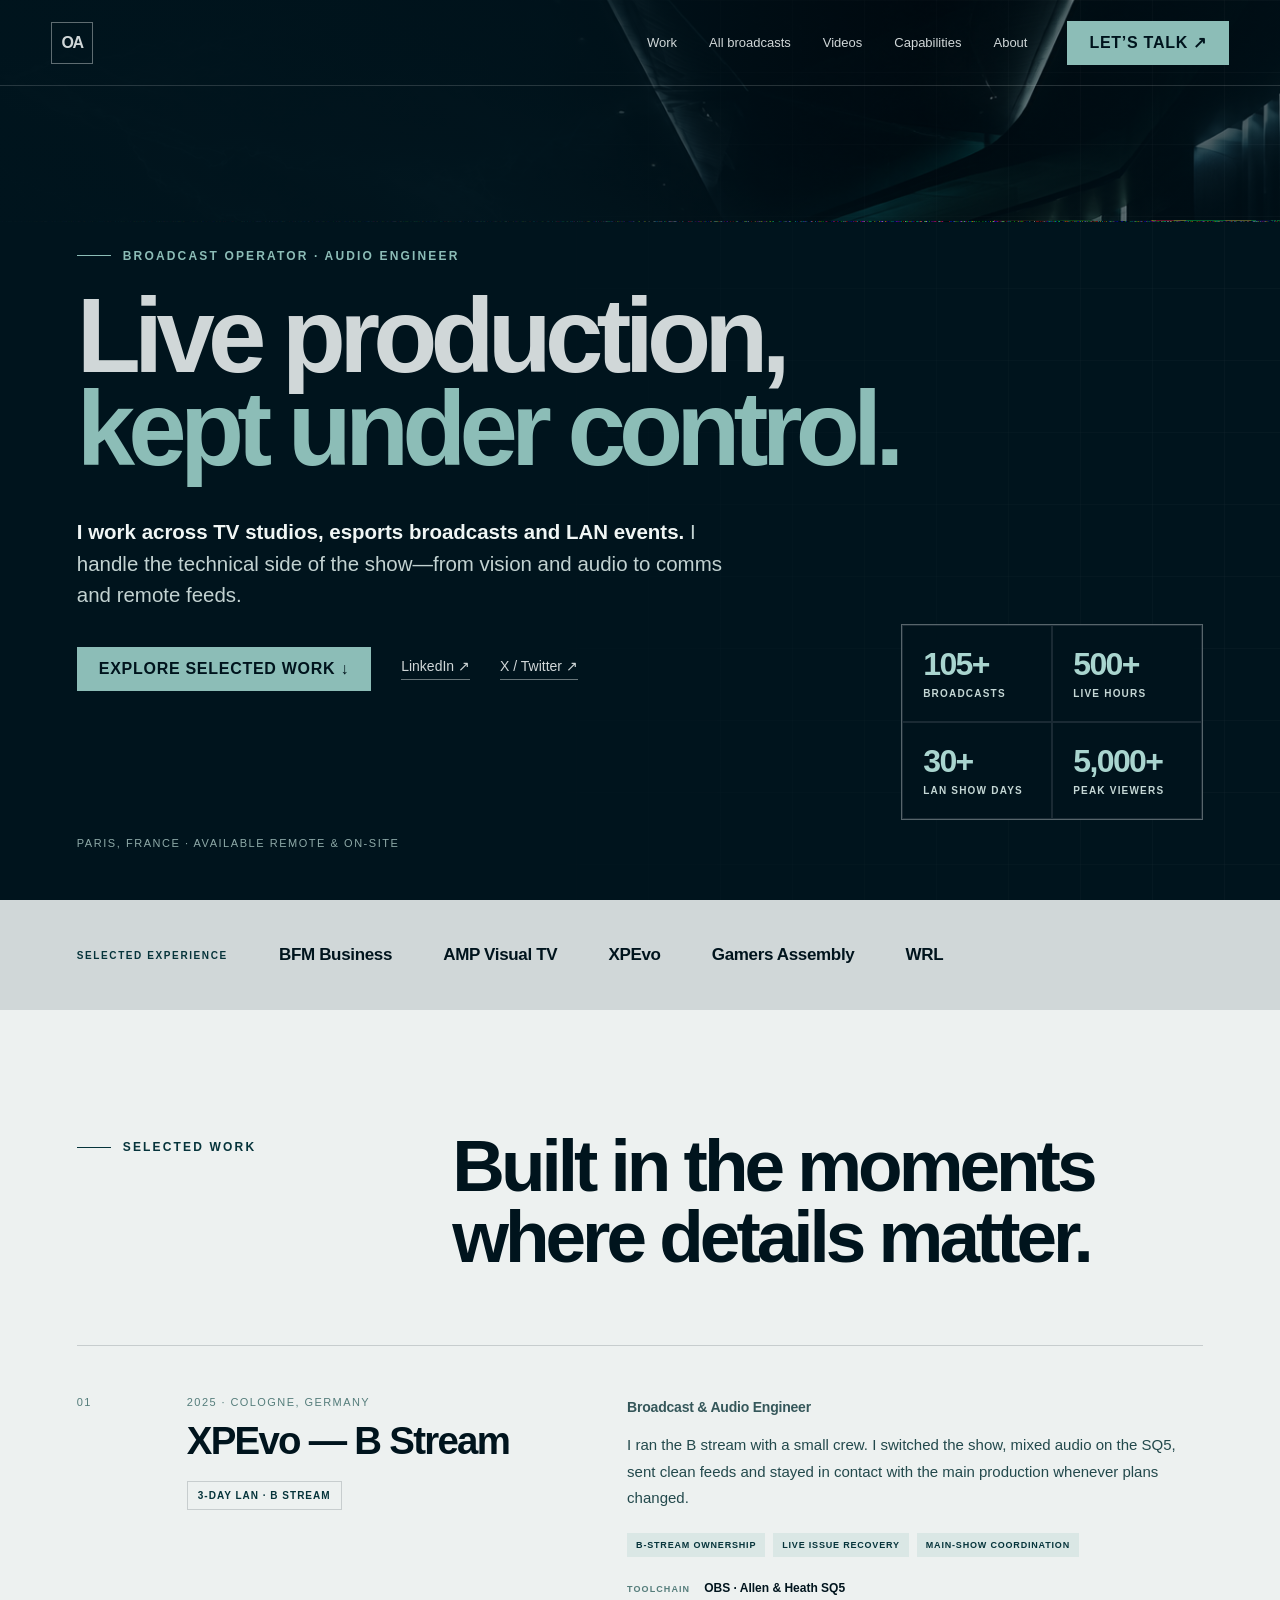
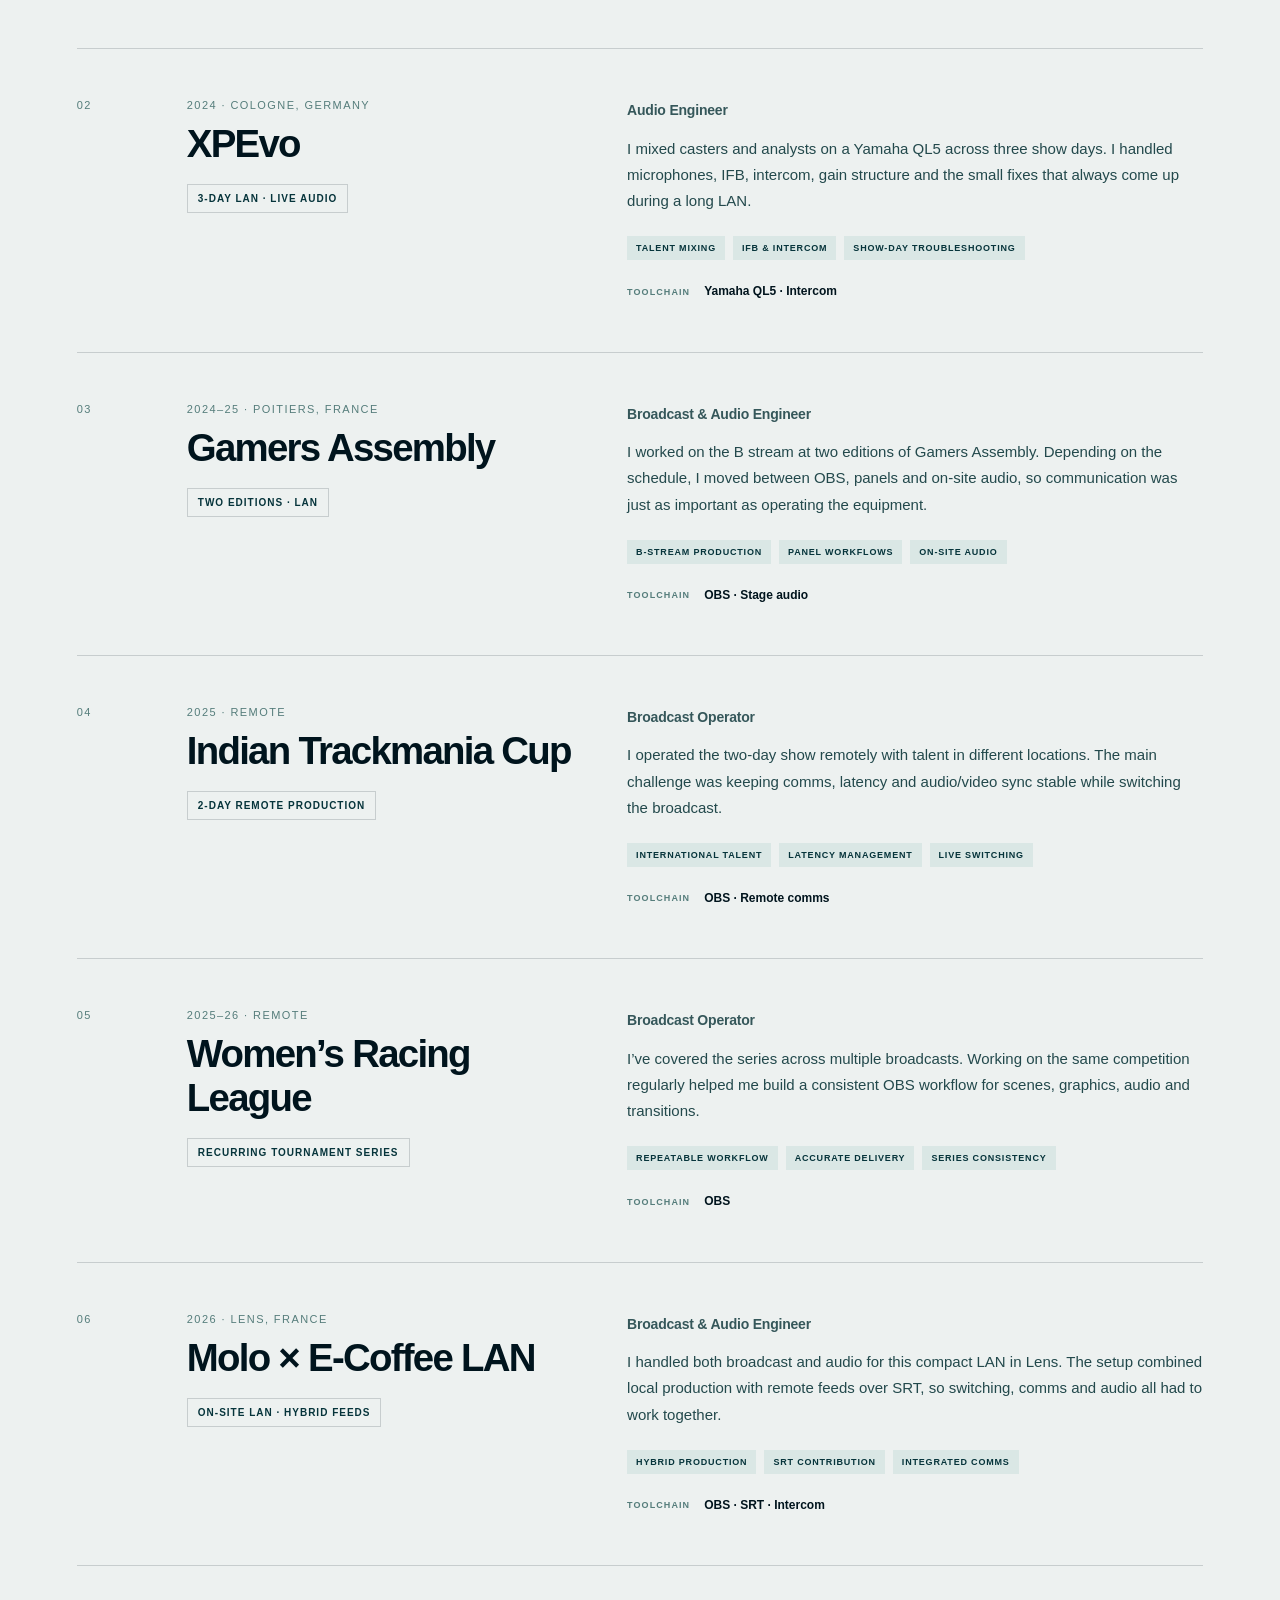
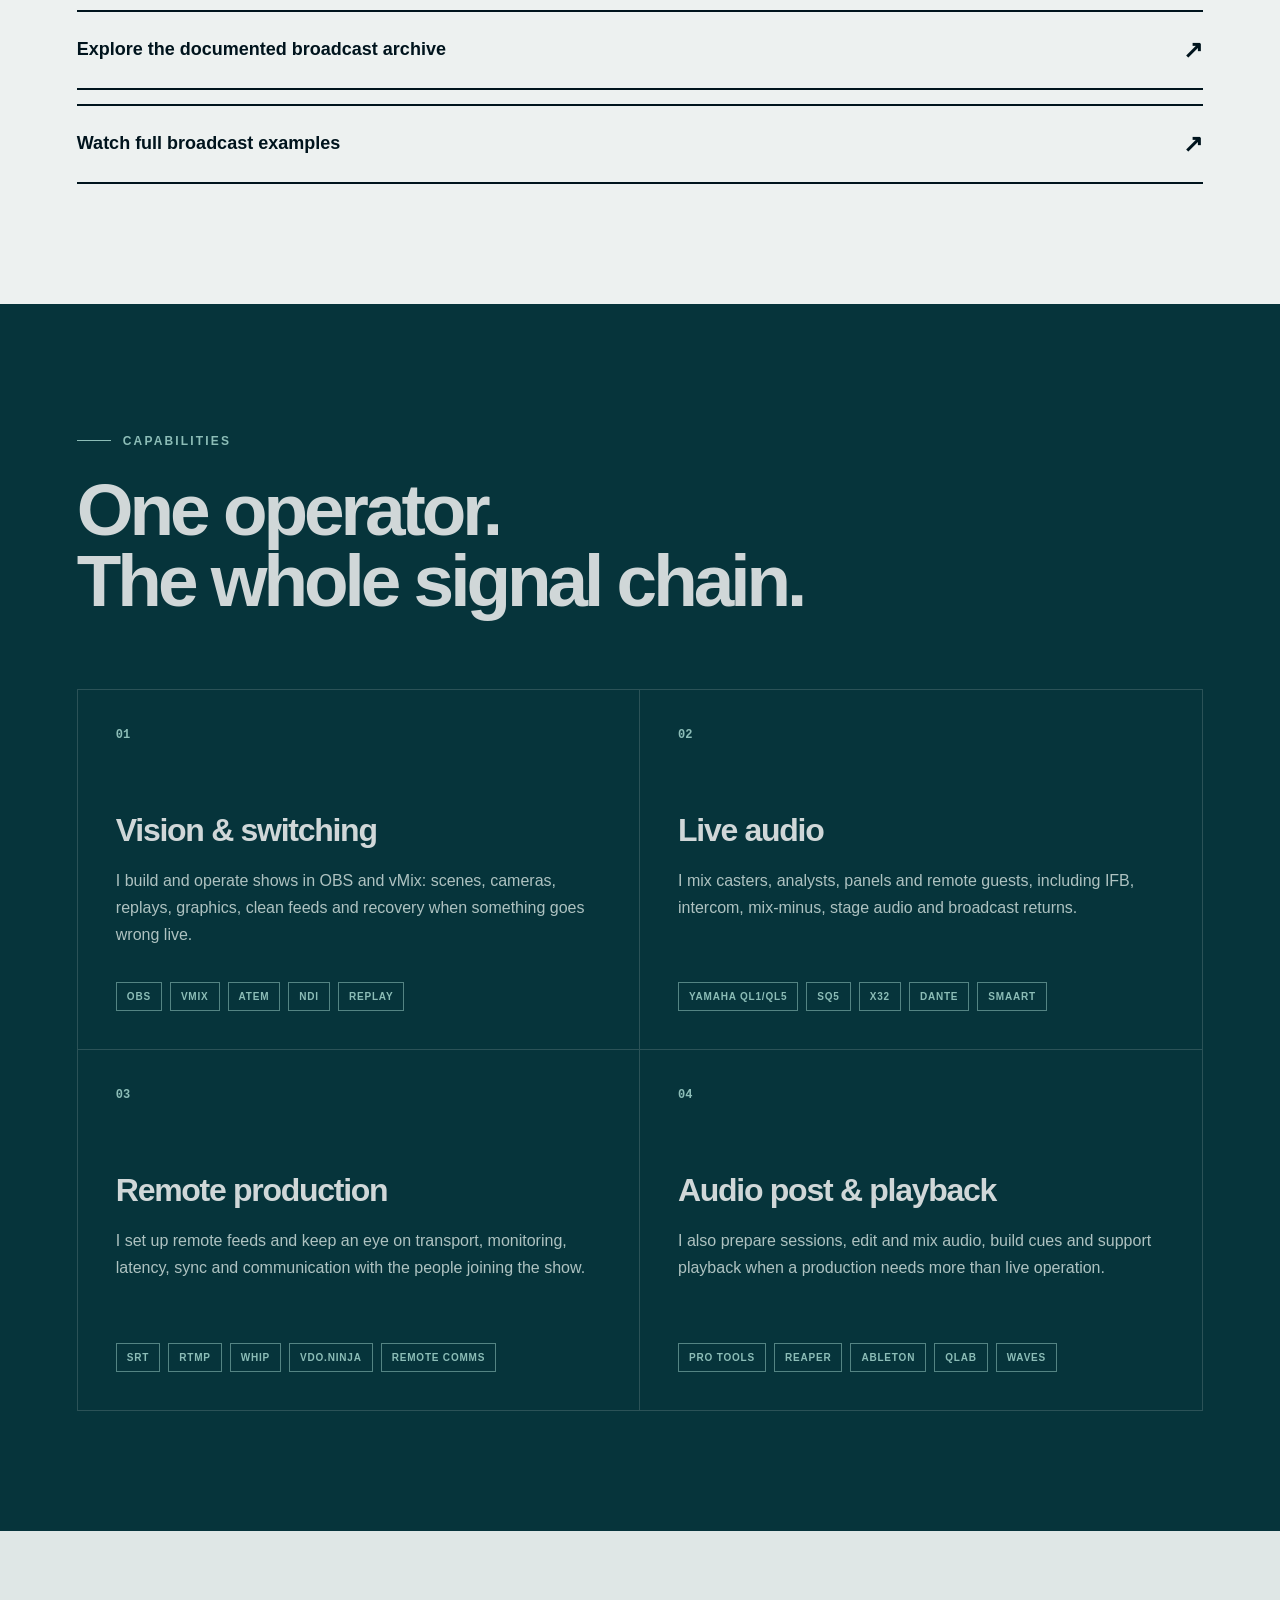
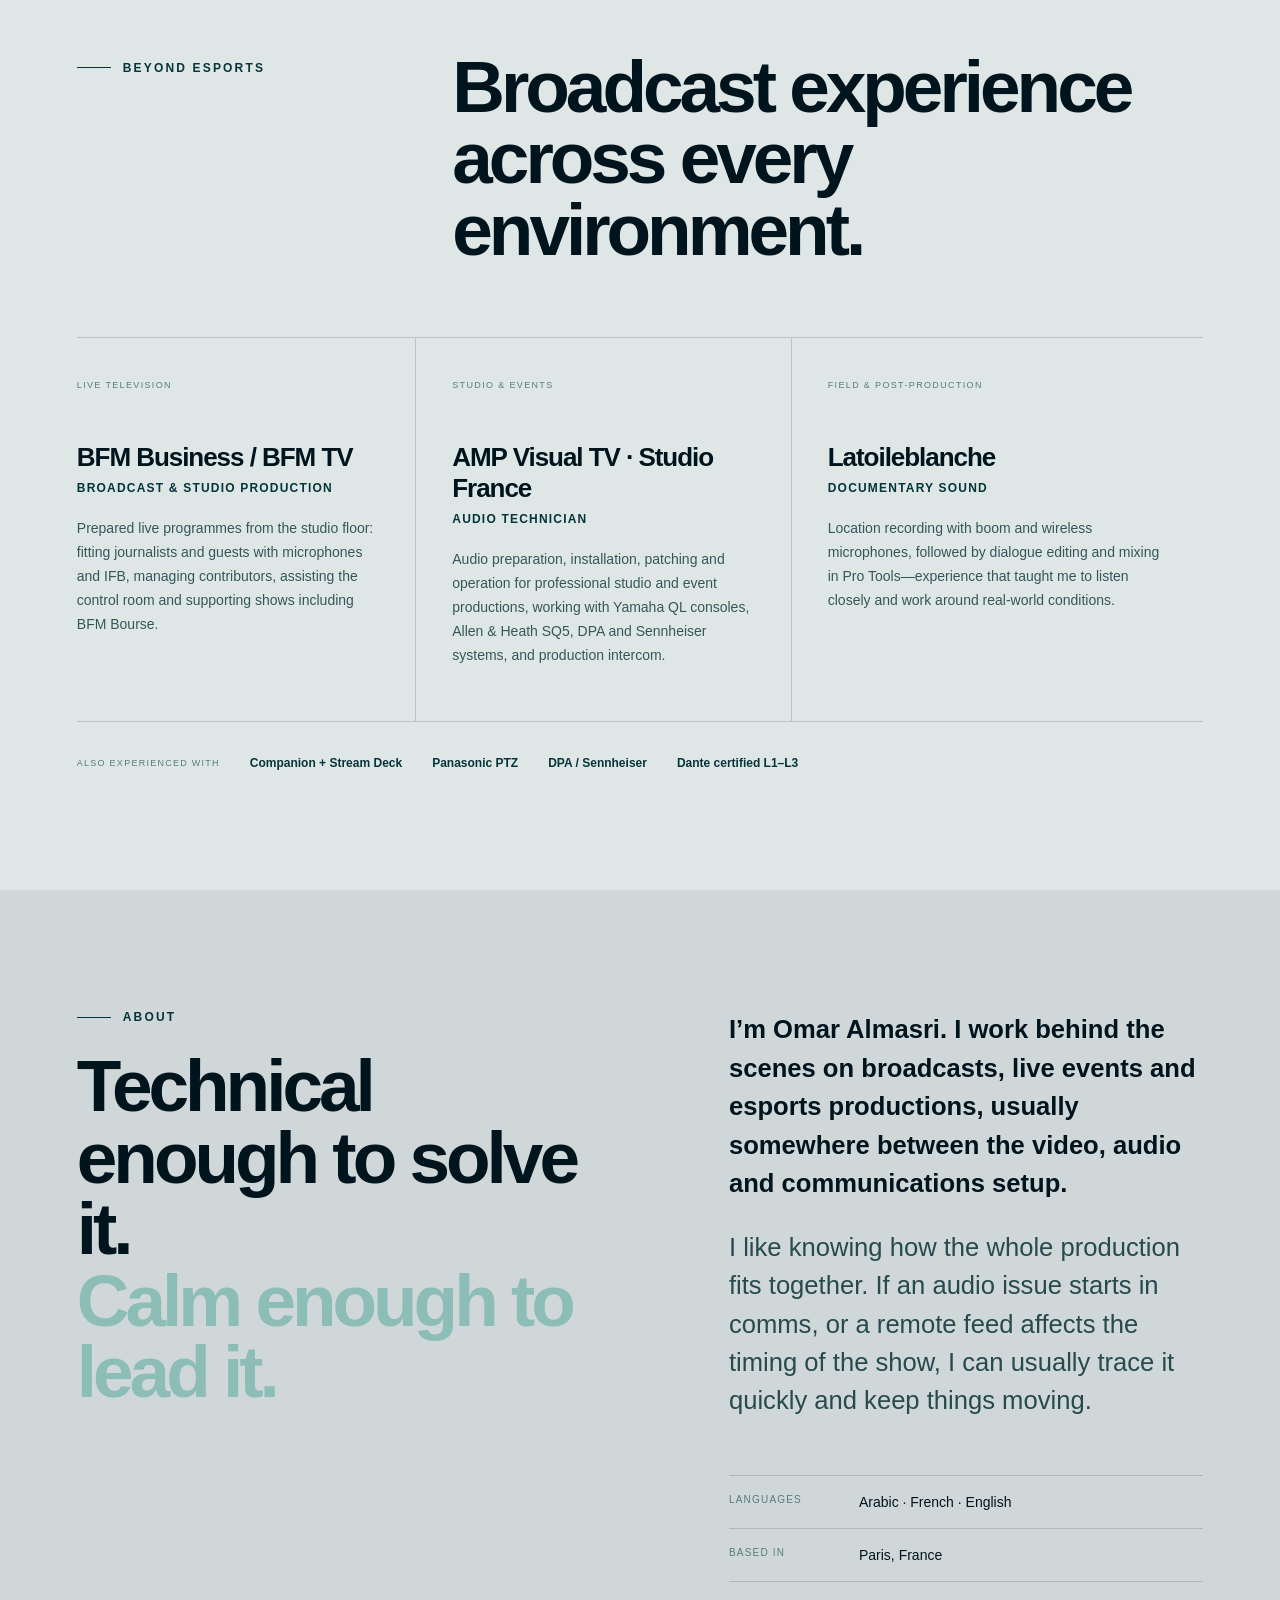
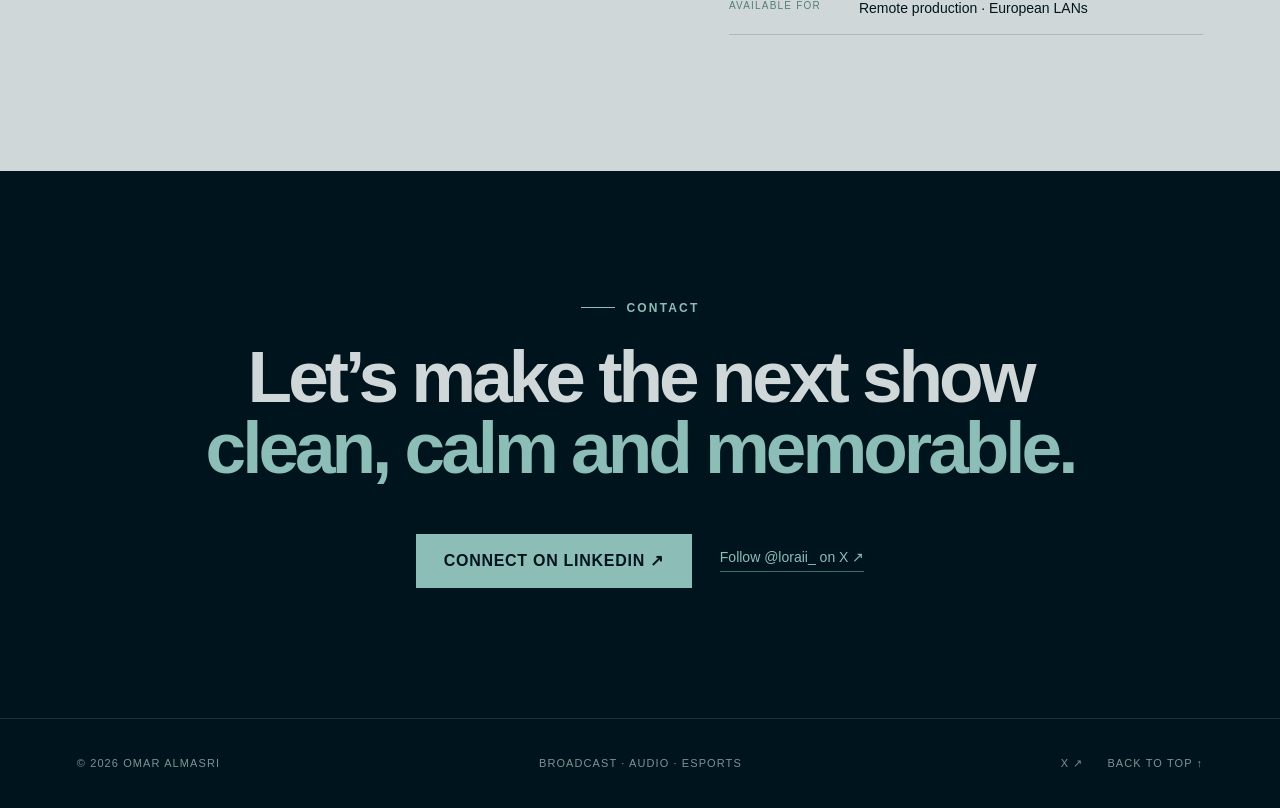
<file: index.html>
<!doctype html>
<html lang="en">
<head>
  <meta charset="utf-8">
  <meta name="viewport" content="width=device-width,initial-scale=1">
  <meta name="description" content="Omar Almasri — broadcast operator and audio engineer for esports, remote production and European LAN events.">
  <title>Omar Almasri — Broadcast Operator & Audio Engineer</title>
  <link rel="icon" href="data:image/svg+xml,<svg xmlns=%22http://www.w3.org/2000/svg%22 viewBox=%220 0 100 100%22><rect width=%22100%22 height=%22100%22 fill=%22%2300141d%22/><text x=%2250%22 y=%2264%22 text-anchor=%22middle%22 font-family=%22Arial%22 font-size=%2242%22 font-weight=%22700%22 fill=%22%238cbdb7%22>OA</text></svg>">
  <link rel="stylesheet" href="/styles.css">
</head>
<body>
<main>
  <header class="site-header">
    <a href="#top" class="monogram" aria-label="Back to top">OA</a>
    <nav aria-label="Primary navigation"><a href="#work">Work</a><a href="broadcasts/index.html">All broadcasts</a><a href="videos/index.html">Videos</a><a href="#capabilities">Capabilities</a><a href="#about">About</a></nav>
    <a class="contact-button button-link" href="https://www.linkedin.com/in/abdo-al-hawi-al-masri-022567a6/" target="_blank" rel="noreferrer">Let’s talk ↗</a>
  </header>

  <section id="top" class="hero">
    <div class="hero-image" aria-hidden="true"></div>
    <div class="hero-content">
      <p class="eyebrow light"><i></i> Broadcast operator · Audio engineer</p>
      <h1>Live production,<br><em>kept under control.</em></h1>
      <p class="hero-copy"><strong>I work across TV studios, esports broadcasts and LAN events.</strong> I handle the technical side of the show—from vision and audio to comms and remote feeds.</p>
      <div class="hero-actions"><a class="primary-button button-link" href="#work">Explore selected work ↓</a><a class="text-link" href="https://www.linkedin.com/in/abdo-al-hawi-al-masri-022567a6/" target="_blank" rel="noreferrer">LinkedIn ↗</a><a class="text-link" href="https://x.com/loraii_" target="_blank" rel="noreferrer">X / Twitter ↗</a></div>
    </div>
    <div class="signal-card" aria-label="Portfolio statistics"><div><strong>105+</strong><span>broadcasts</span></div><div><strong>500+</strong><span>live hours</span></div><div><strong>30+</strong><span>LAN show days</span></div><div><strong>5,000+</strong><span>peak viewers</span></div></div>
    <p class="location">Paris, France · Available remote & on-site</p>
  </section>

  <section class="trust-strip" aria-label="Selected collaborators and events"><span>Selected experience</span><b>BFM Business</b><b>AMP Visual TV</b><b>XPEvo</b><b>Gamers Assembly</b><b>WRL</b></section>

  <section id="work" class="section work-section">
    <div class="section-heading"><p class="eyebrow"><i></i> Selected work</p><h2>Built in the moments<br>where details matter.</h2></div>
    <div class="work-list">
      <article class="work-row"><div class="work-index">01</div><div class="work-title"><p class="work-year">2025 · Cologne, Germany</p><h3>XPEvo — B Stream</h3><p class="work-format">3-day LAN · B stream</p></div><div class="work-story"><p class="work-role">Broadcast & Audio Engineer</p><p class="work-note">I ran the B stream with a small crew. I switched the show, mixed audio on the SQ5, sent clean feeds and stayed in contact with the main production whenever plans changed.</p><div class="work-focus"><span>B-stream ownership</span><span>Live issue recovery</span><span>Main-show coordination</span></div><p class="work-tools"><small>Toolchain</small>OBS · Allen & Heath SQ5</p></div></article>
      <article class="work-row"><div class="work-index">02</div><div class="work-title"><p class="work-year">2024 · Cologne, Germany</p><h3>XPEvo</h3><p class="work-format">3-day LAN · Live audio</p></div><div class="work-story"><p class="work-role">Audio Engineer</p><p class="work-note">I mixed casters and analysts on a Yamaha QL5 across three show days. I handled microphones, IFB, intercom, gain structure and the small fixes that always come up during a long LAN.</p><div class="work-focus"><span>Talent mixing</span><span>IFB & intercom</span><span>Show-day troubleshooting</span></div><p class="work-tools"><small>Toolchain</small>Yamaha QL5 · Intercom</p></div></article>
      <article class="work-row"><div class="work-index">03</div><div class="work-title"><p class="work-year">2024–25 · Poitiers, France</p><h3>Gamers Assembly</h3><p class="work-format">Two editions · LAN</p></div><div class="work-story"><p class="work-role">Broadcast & Audio Engineer</p><p class="work-note">I worked on the B stream at two editions of Gamers Assembly. Depending on the schedule, I moved between OBS, panels and on-site audio, so communication was just as important as operating the equipment.</p><div class="work-focus"><span>B-stream production</span><span>Panel workflows</span><span>On-site audio</span></div><p class="work-tools"><small>Toolchain</small>OBS · Stage audio</p></div></article>
      <article class="work-row"><div class="work-index">04</div><div class="work-title"><p class="work-year">2025 · Remote</p><h3>Indian Trackmania Cup</h3><p class="work-format">2-day remote production</p></div><div class="work-story"><p class="work-role">Broadcast Operator</p><p class="work-note">I operated the two-day show remotely with talent in different locations. The main challenge was keeping comms, latency and audio/video sync stable while switching the broadcast.</p><div class="work-focus"><span>International talent</span><span>Latency management</span><span>Live switching</span></div><p class="work-tools"><small>Toolchain</small>OBS · Remote comms</p></div></article>
      <article class="work-row"><div class="work-index">05</div><div class="work-title"><p class="work-year">2025–26 · Remote</p><h3>Women’s Racing League</h3><p class="work-format">Recurring tournament series</p></div><div class="work-story"><p class="work-role">Broadcast Operator</p><p class="work-note">I’ve covered the series across multiple broadcasts. Working on the same competition regularly helped me build a consistent OBS workflow for scenes, graphics, audio and transitions.</p><div class="work-focus"><span>Repeatable workflow</span><span>Accurate delivery</span><span>Series consistency</span></div><p class="work-tools"><small>Toolchain</small>OBS</p></div></article>
      <article class="work-row"><div class="work-index">06</div><div class="work-title"><p class="work-year">2026 · Lens, France</p><h3>Molo × E-Coffee LAN</h3><p class="work-format">On-site LAN · Hybrid feeds</p></div><div class="work-story"><p class="work-role">Broadcast & Audio Engineer</p><p class="work-note">I handled both broadcast and audio for this compact LAN in Lens. The setup combined local production with remote feeds over SRT, so switching, comms and audio all had to work together.</p><div class="work-focus"><span>Hybrid production</span><span>SRT contribution</span><span>Integrated comms</span></div><p class="work-tools"><small>Toolchain</small>OBS · SRT · Intercom</p></div></article>
    </div>
    <a class="archive-link" href="broadcasts/index.html">Explore the documented broadcast archive <span>↗</span></a>
    <a class="archive-link video-page-link" href="videos/index.html">Watch full broadcast examples <span>↗</span></a>
  </section>

  <section id="reel" class="section video-section" hidden>
    <div class="section-heading"><p class="eyebrow light"><i></i> Watch the work</p><h2>Full shows.<br>Real production.</h2></div>
    <div class="video-grid">
      <article class="video-card">
        <div class="video-frame"><iframe src="https://www.youtube-nocookie.com/embed/sIqLBj3CoU8" title="Overdrive League broadcast example one" loading="lazy" allow="accelerometer; autoplay; clipboard-write; encrypted-media; gyroscope; picture-in-picture; web-share" allowfullscreen></iframe></div>
        <div class="video-copy"><p class="video-label">Remote league production</p><h3>Overdrive League — Division 1</h3><p>A full match broadcast showing the rhythm of a long-form remote show: clean switching, consistent delivery and attention held across the entire match.</p></div>
      </article>
      <article class="video-card">
        <div class="video-frame"><iframe src="https://www.youtube-nocookie.com/embed/t_hqn0u0Jf8" title="Overdrive League broadcast example two" loading="lazy" allow="accelerometer; autoplay; clipboard-write; encrypted-media; gyroscope; picture-in-picture; web-share" allowfullscreen></iframe></div>
        <div class="video-copy"><p class="video-label">Remote league production</p><h3>Overdrive League — Match Two</h3><p>Another complete show from the series. It gives a better sense of the repeatable workflow behind regular coverage, not just a single highlight.</p></div>
      </article>
      <article class="video-card">
        <div class="video-frame"><iframe src="https://www.youtube-nocookie.com/embed/hBBYGC_Jv58" title="Women’s Racing League broadcast example" loading="lazy" allow="accelerometer; autoplay; clipboard-write; encrypted-media; gyroscope; picture-in-picture; web-share" allowfullscreen></iframe></div>
        <div class="video-copy"><p class="video-label">Recurring tournament series</p><h3>Women’s Racing League</h3><p>One of several WRL broadcasts I have operated. Returning to the same series means the scenes, graphics, audio and transitions need to feel consistent every time.</p></div>
      </article>
      <article class="video-card">
        <div class="video-frame"><iframe src="https://www.youtube-nocookie.com/embed/L00w_qS-U8E?start=5958" title="EWC showmatch at the Champs-Élysées broadcast example" loading="lazy" allow="accelerometer; autoplay; clipboard-write; encrypted-media; gyroscope; picture-in-picture; web-share" allowfullscreen></iframe></div>
        <div class="video-copy"><p class="video-label">Live event · Paris</p><h3>EWC Showmatch — Champs-Élysées</h3><p>A different scale and atmosphere from the remote league shows. The video opens at the relevant section of the live event so you can jump straight into the example.</p></div>
      </article>
    </div>
  </section>

  <section id="capabilities" class="section capabilities-section">
    <div class="section-heading compact"><p class="eyebrow light"><i></i> Capabilities</p><h2>One operator.<br>The whole signal chain.</h2></div>
    <div class="capability-grid">
      <article><span class="cap-number">01</span><h3>Vision & switching</h3><p>I build and operate shows in OBS and vMix: scenes, cameras, replays, graphics, clean feeds and recovery when something goes wrong live.</p><div class="tags"><span>OBS</span><span>vMix</span><span>ATEM</span><span>NDI</span><span>Replay</span></div></article>
      <article><span class="cap-number">02</span><h3>Live audio</h3><p>I mix casters, analysts, panels and remote guests, including IFB, intercom, mix-minus, stage audio and broadcast returns.</p><div class="tags"><span>Yamaha QL1/QL5</span><span>SQ5</span><span>X32</span><span>Dante</span><span>Smaart</span></div></article>
      <article><span class="cap-number">03</span><h3>Remote production</h3><p>I set up remote feeds and keep an eye on transport, monitoring, latency, sync and communication with the people joining the show.</p><div class="tags"><span>SRT</span><span>RTMP</span><span>WHIP</span><span>VDO.Ninja</span><span>Remote comms</span></div></article>
      <article><span class="cap-number">04</span><h3>Audio post & playback</h3><p>I also prepare sessions, edit and mix audio, build cues and support playback when a production needs more than live operation.</p><div class="tags"><span>Pro Tools</span><span>Reaper</span><span>Ableton</span><span>QLab</span><span>Waves</span></div></article>
    </div>
  </section>

  <section class="section wider-section">
    <div class="section-heading"><p class="eyebrow"><i></i> Beyond esports</p><h2>Broadcast experience<br>across every environment.</h2></div>
    <div class="wider-grid">
      <article><span>Live television</span><h3>BFM Business / BFM TV</h3><h4>Broadcast & studio production</h4><p>Prepared live programmes from the studio floor: fitting journalists and guests with microphones and IFB, managing contributors, assisting the control room and supporting shows including BFM Bourse.</p></article>
      <article><span>Studio & events</span><h3>AMP Visual TV · Studio France</h3><h4>Audio technician</h4><p>Audio preparation, installation, patching and operation for professional studio and event productions, working with Yamaha QL consoles, Allen & Heath SQ5, DPA and Sennheiser systems, and production intercom.</p></article>
      <article><span>Field & post-production</span><h3>Latoileblanche</h3><h4>Documentary sound</h4><p>Location recording with boom and wireless microphones, followed by dialogue editing and mixing in Pro Tools—experience that taught me to listen closely and work around real-world conditions.</p></article>
    </div>
    <div class="tool-ribbon"><span>Also experienced with</span><b>Companion + Stream Deck</b><b>Panasonic PTZ</b><b>DPA / Sennheiser</b><b>Dante certified L1–L3</b></div>
  </section>

  <section id="about" class="section about-section">
    <div><p class="eyebrow"><i></i> About</p><h2>Technical enough to solve it.<br><em>Calm enough to lead it.</em></h2></div>
    <div class="about-copy"><p><strong>I’m Omar Almasri.</strong> I work behind the scenes on broadcasts, live events and esports productions, usually somewhere between the video, audio and communications setup.</p><p>I like knowing how the whole production fits together. If an audio issue starts in comms, or a remote feed affects the timing of the show, I can usually trace it quickly and keep things moving.</p><dl><div><dt>Languages</dt><dd>Arabic · French · English</dd></div><div><dt>Based in</dt><dd>Paris, France</dd></div><div><dt>Available for</dt><dd>Remote production · European LANs</dd></div></dl></div>
  </section>

  <section class="contact-section"><p class="eyebrow light"><i></i> Contact</p><h2>Let’s make the next show<br><em>clean, calm and memorable.</em></h2><div class="contact-actions"><a class="primary-button large button-link" href="https://www.linkedin.com/in/abdo-al-hawi-al-masri-022567a6/" target="_blank" rel="noreferrer">Connect on LinkedIn ↗</a><a class="social-secondary" href="https://x.com/loraii_" target="_blank" rel="noreferrer">Follow @loraii_ on X ↗</a></div></section>
  <footer><span>© 2026 Omar Almasri</span><span>Broadcast · Audio · Esports</span><span class="footer-links"><a href="https://x.com/loraii_" target="_blank" rel="noreferrer">X ↗</a><a href="#top">Back to top ↑</a></span></footer>
</main>
</body>
</html>
</file>
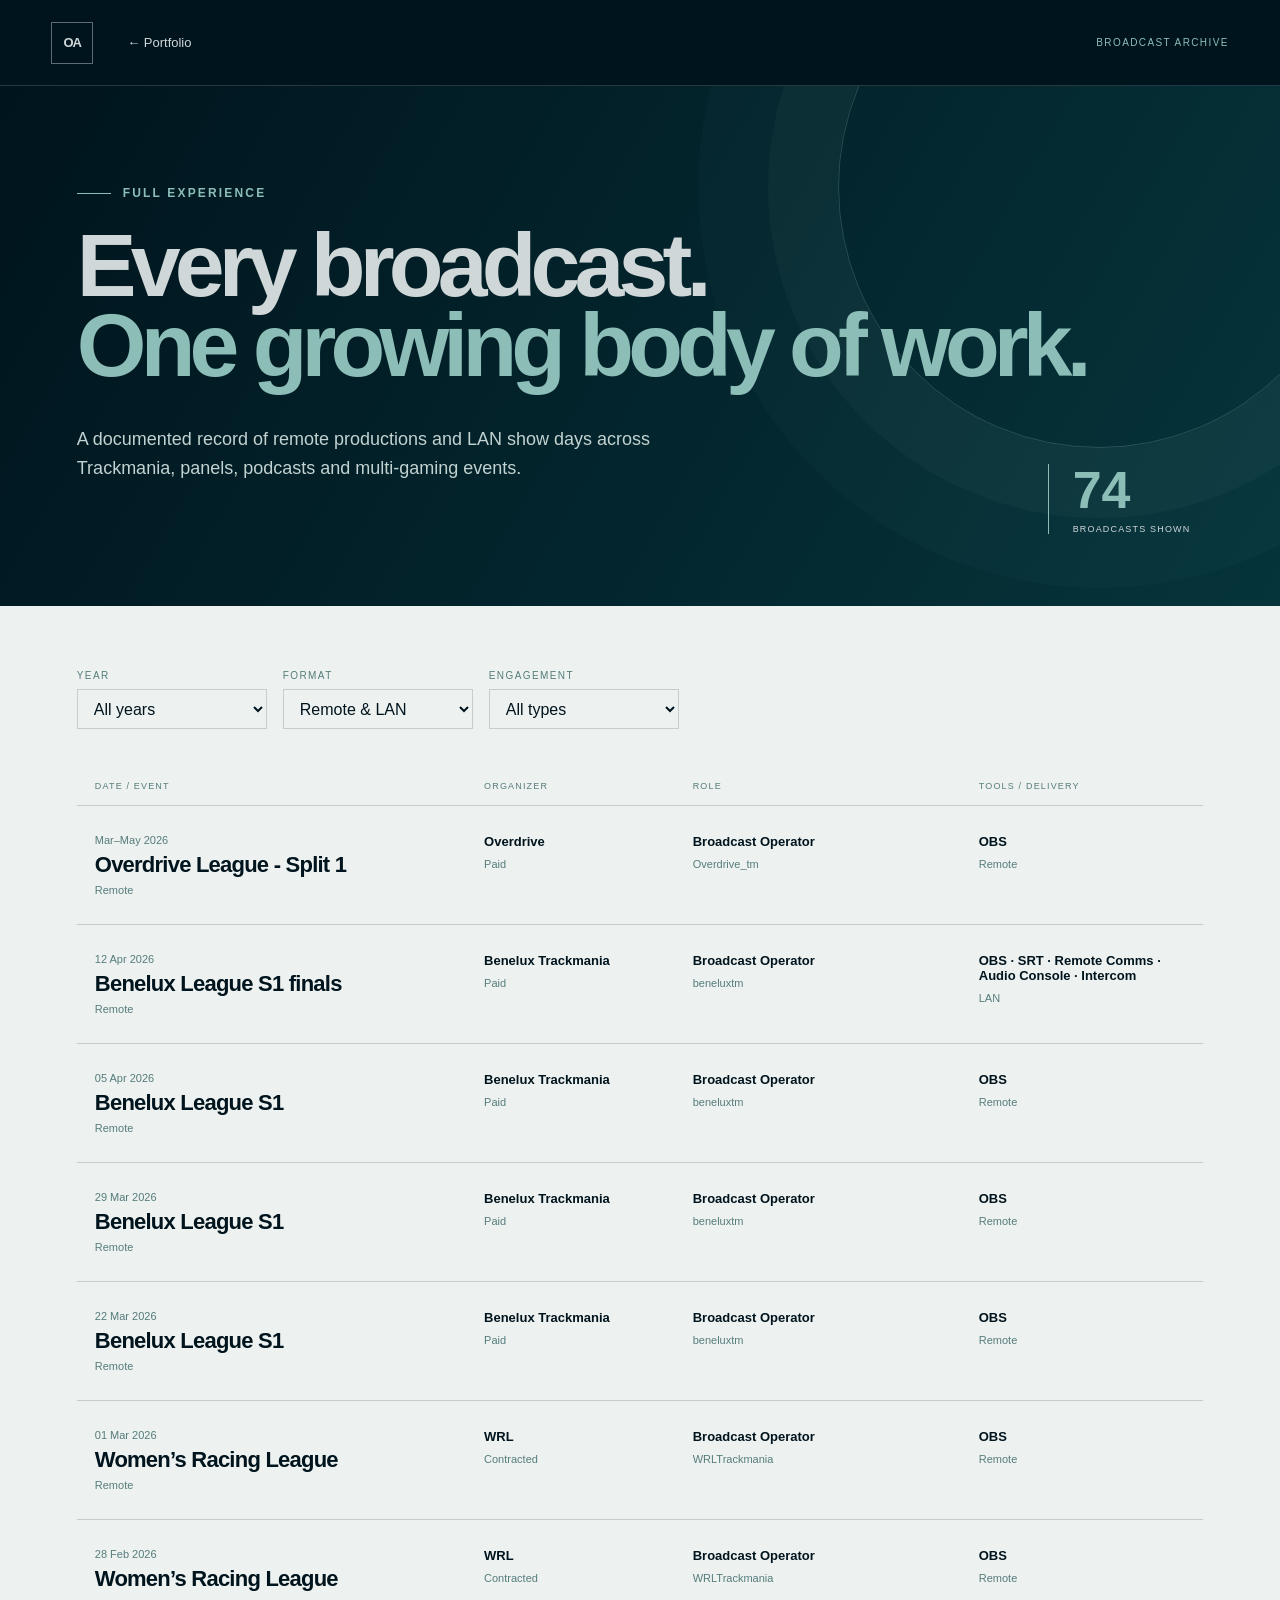
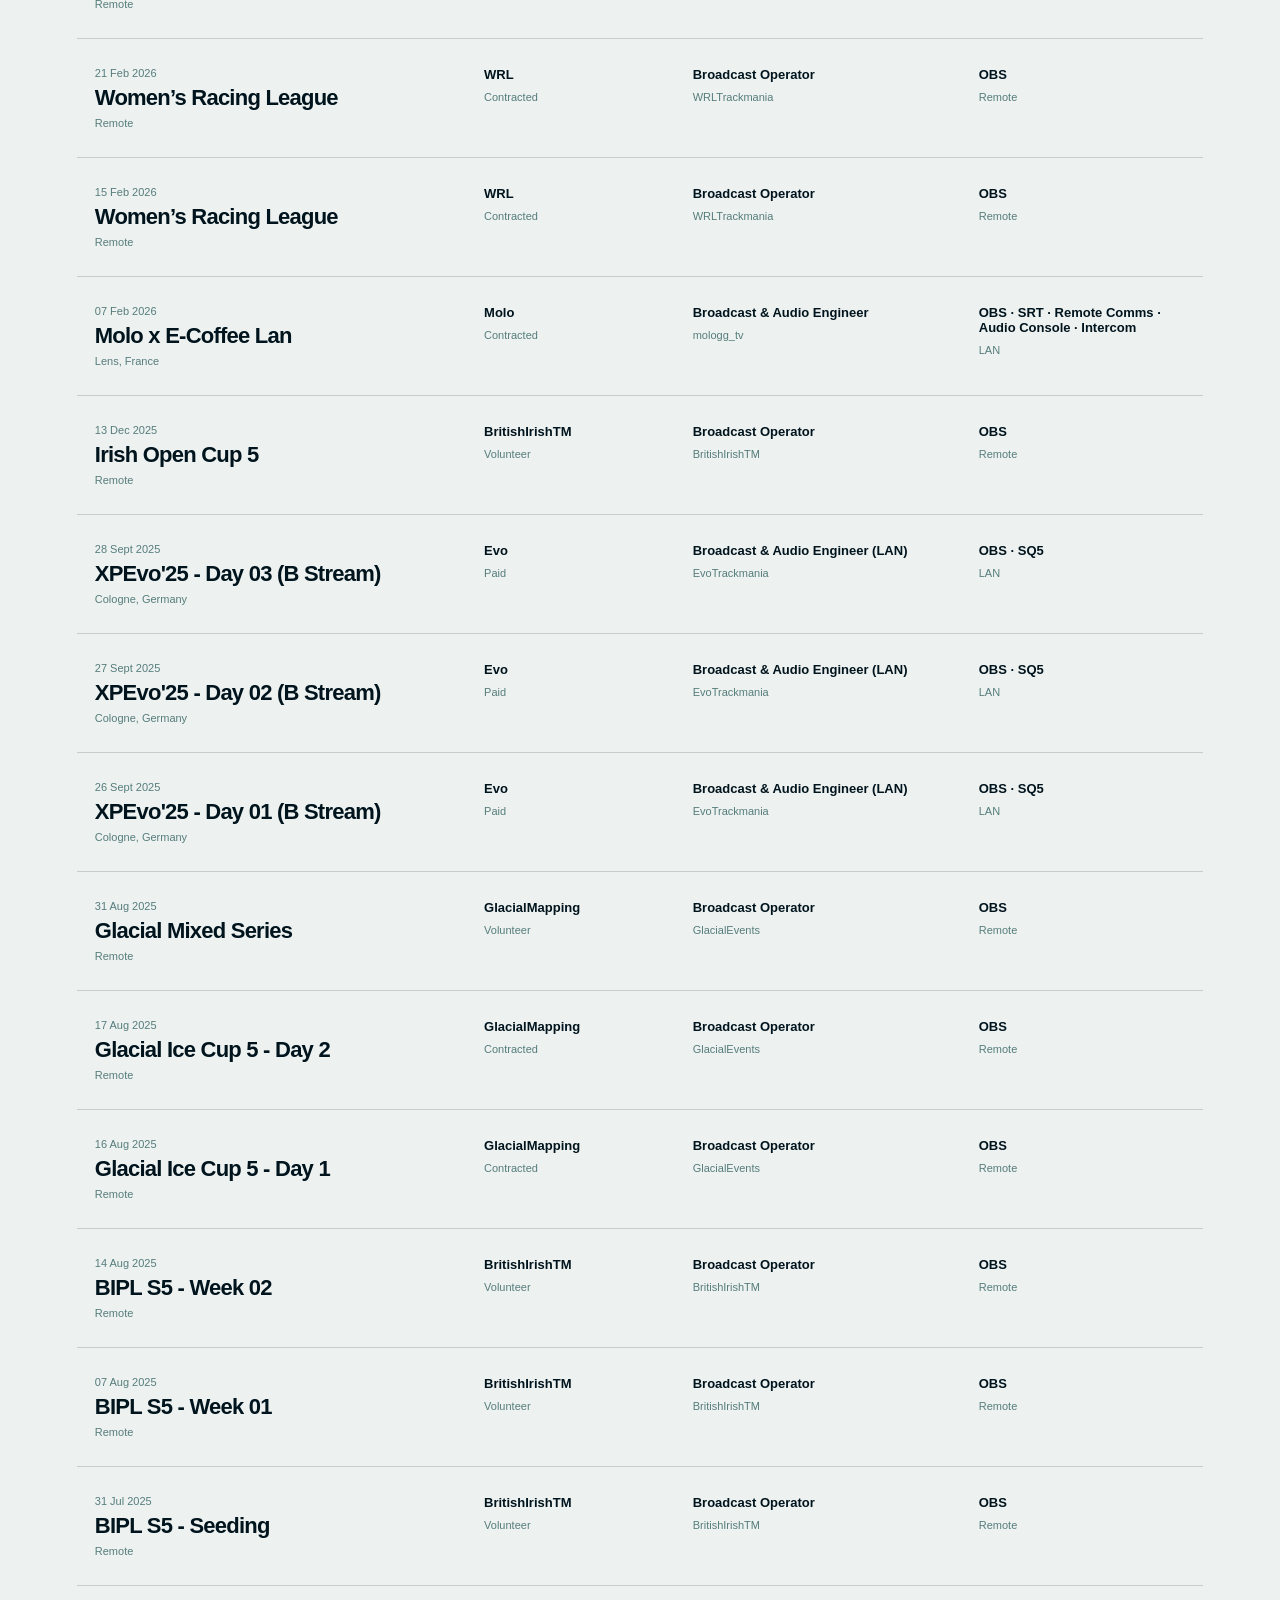
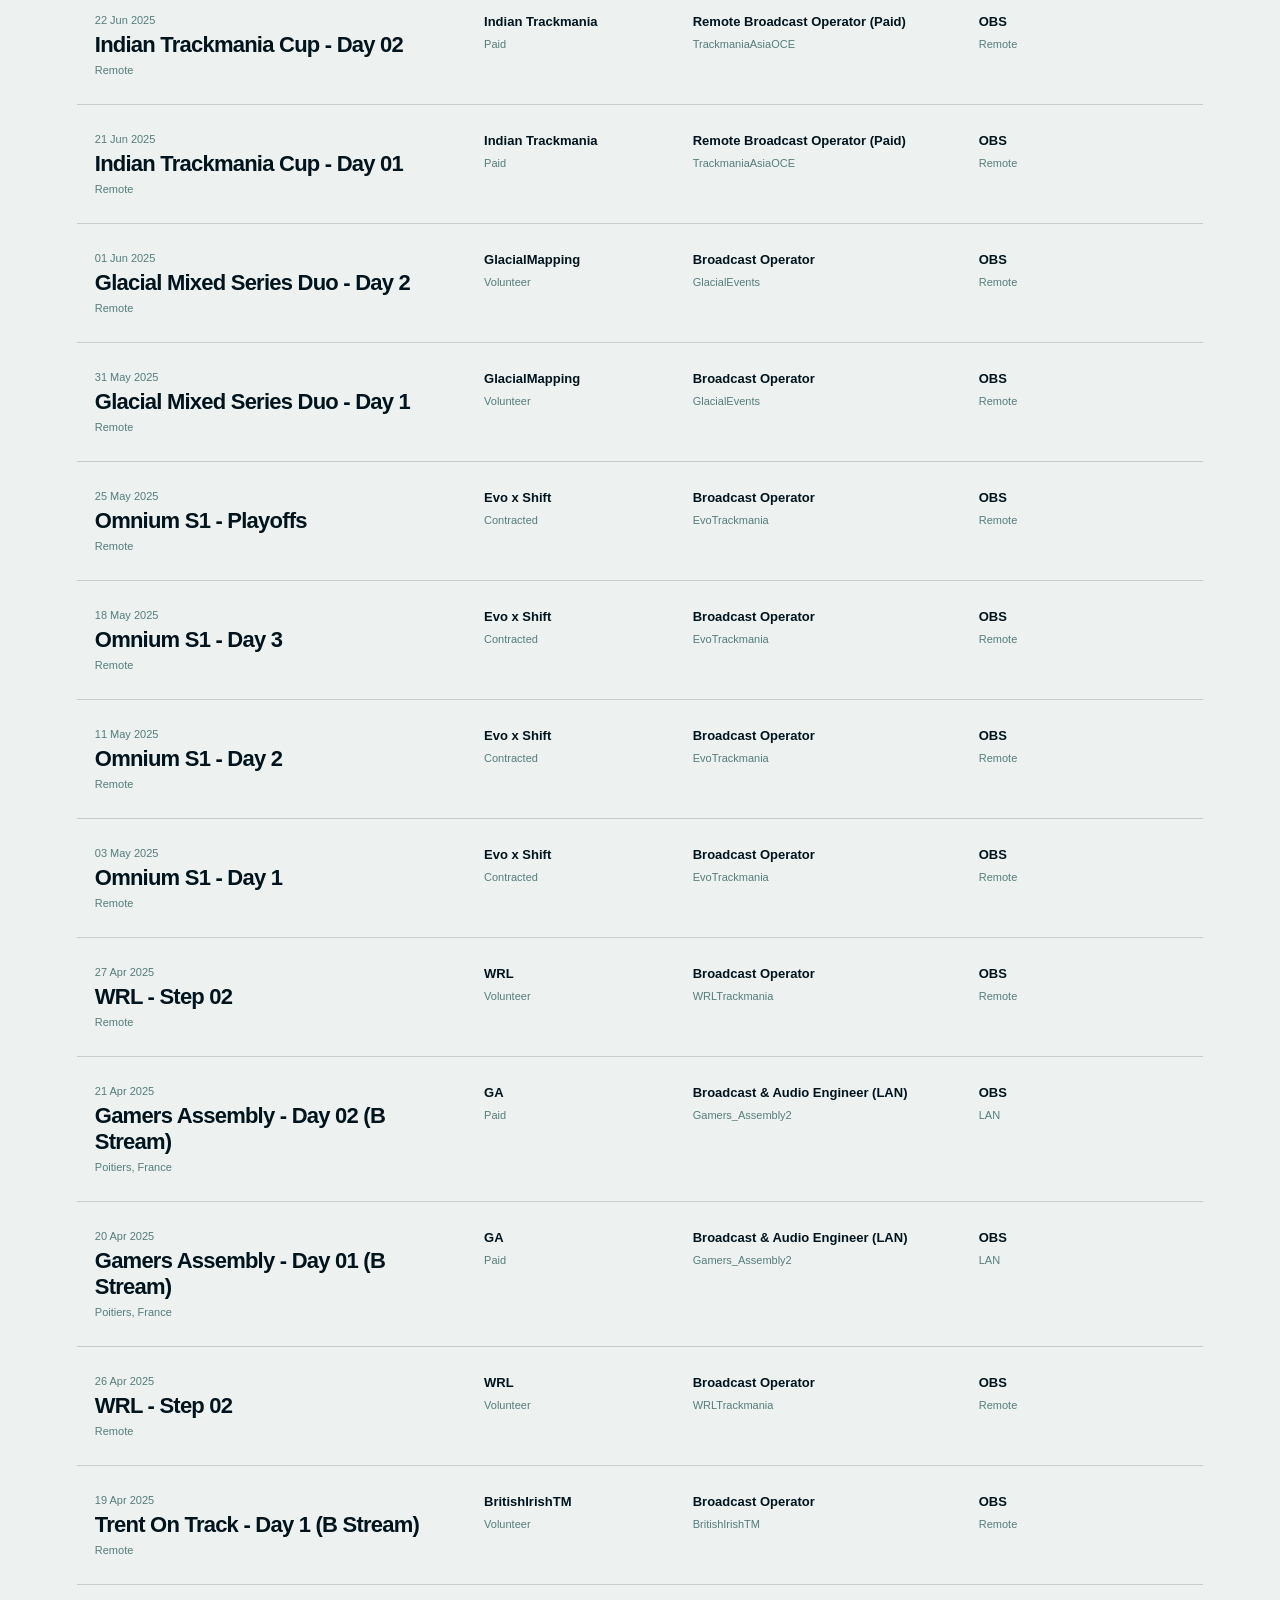
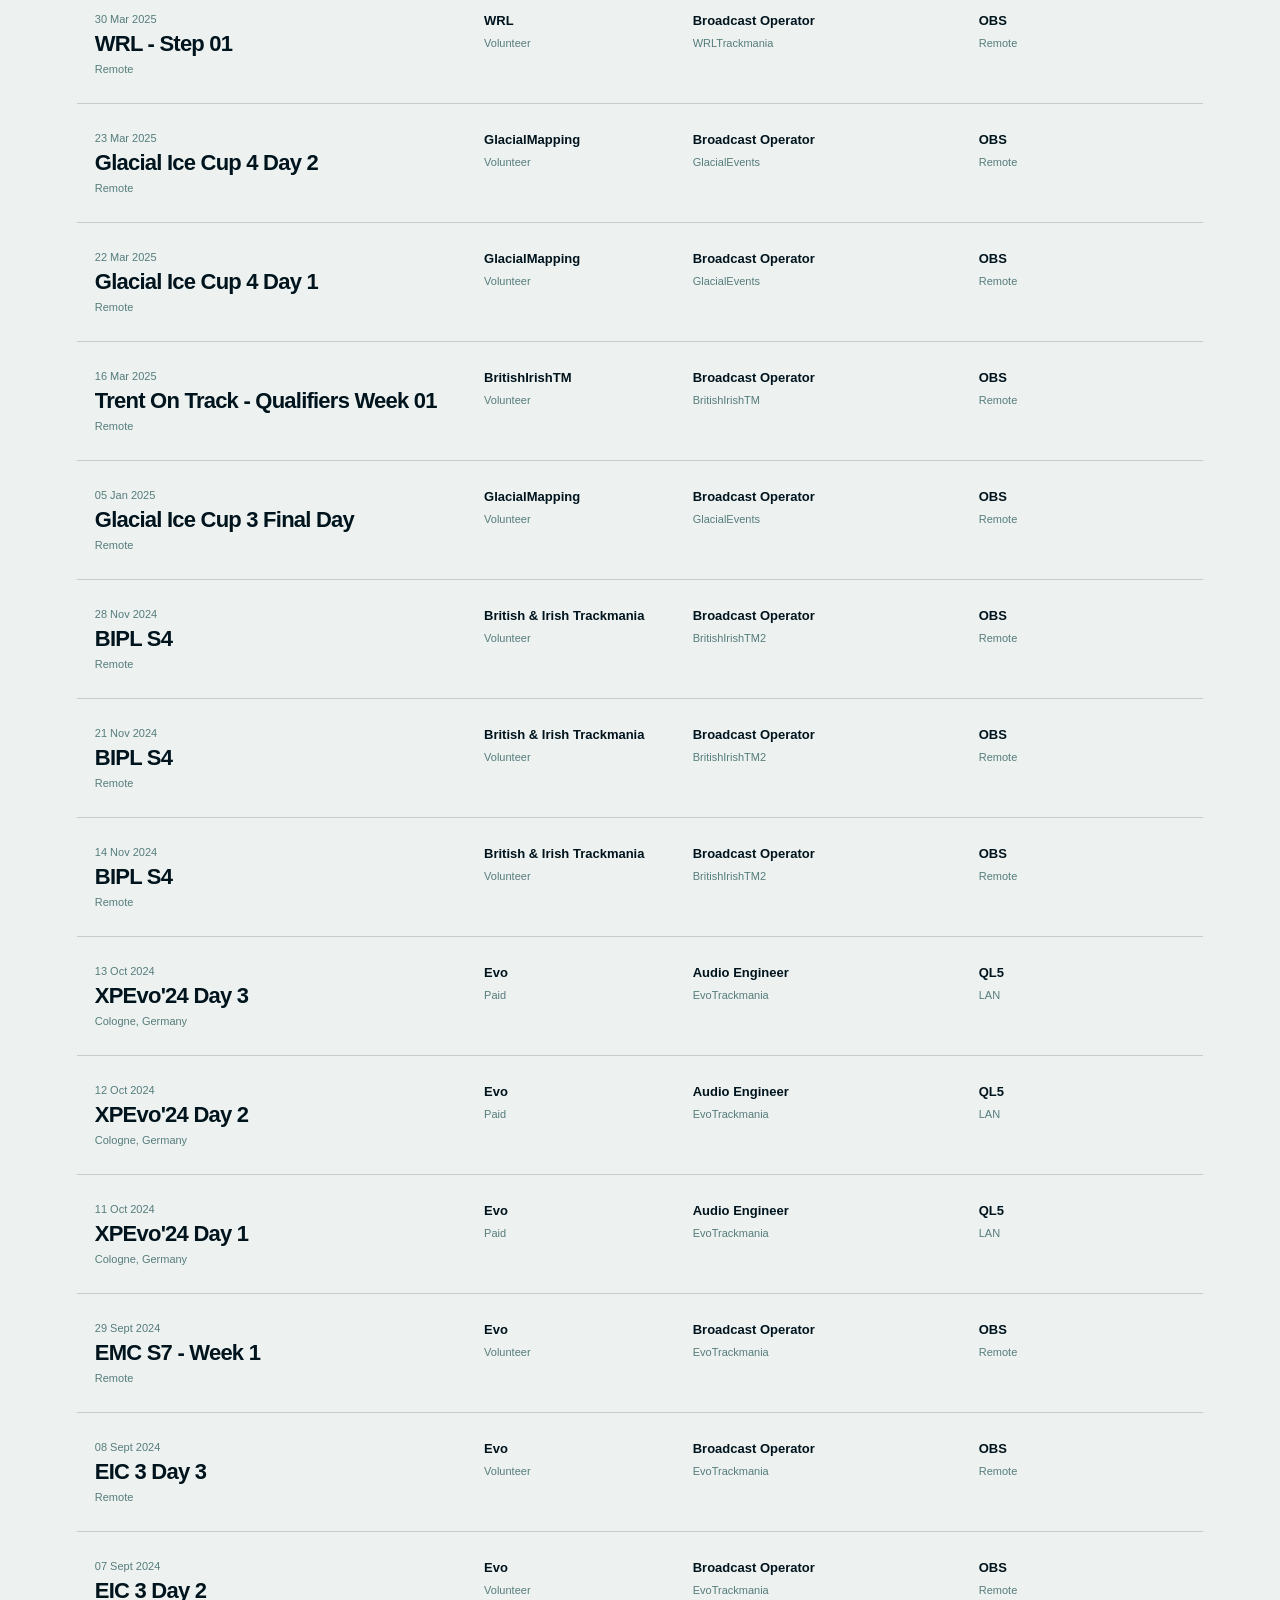
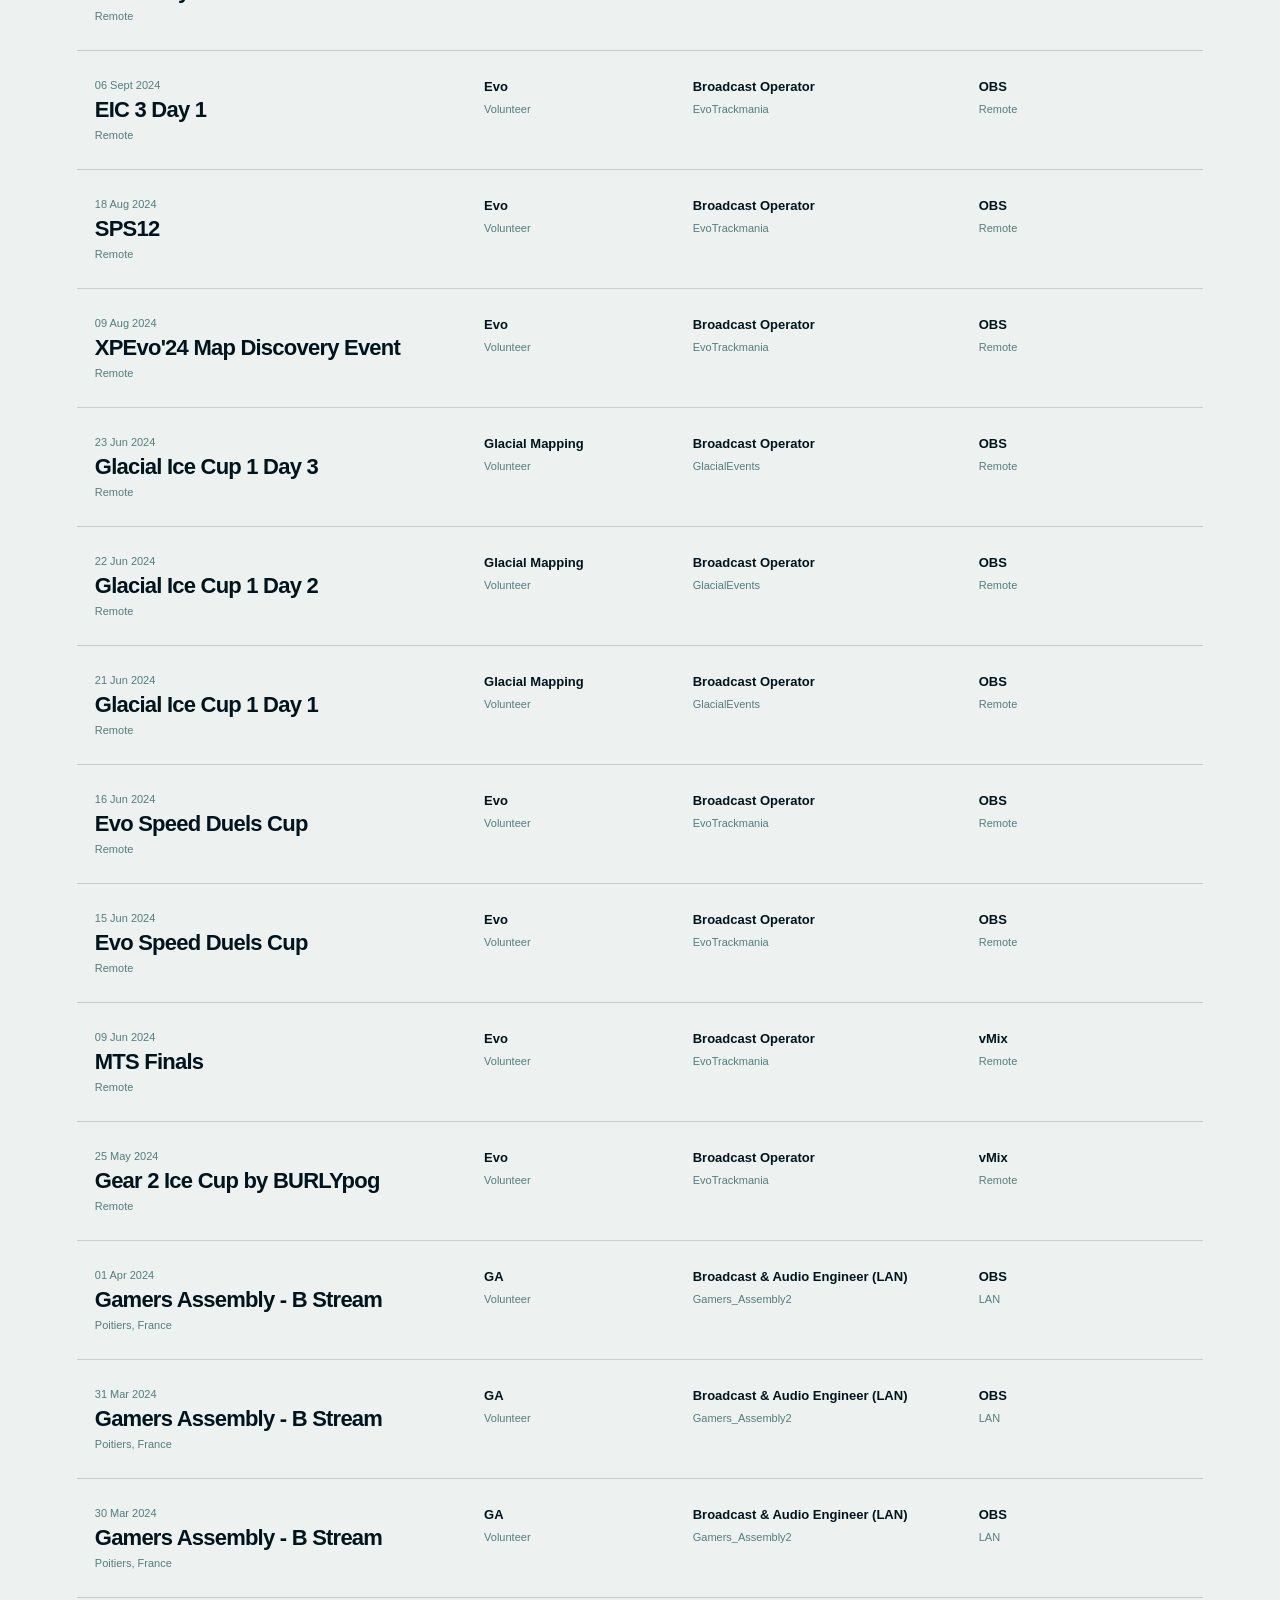
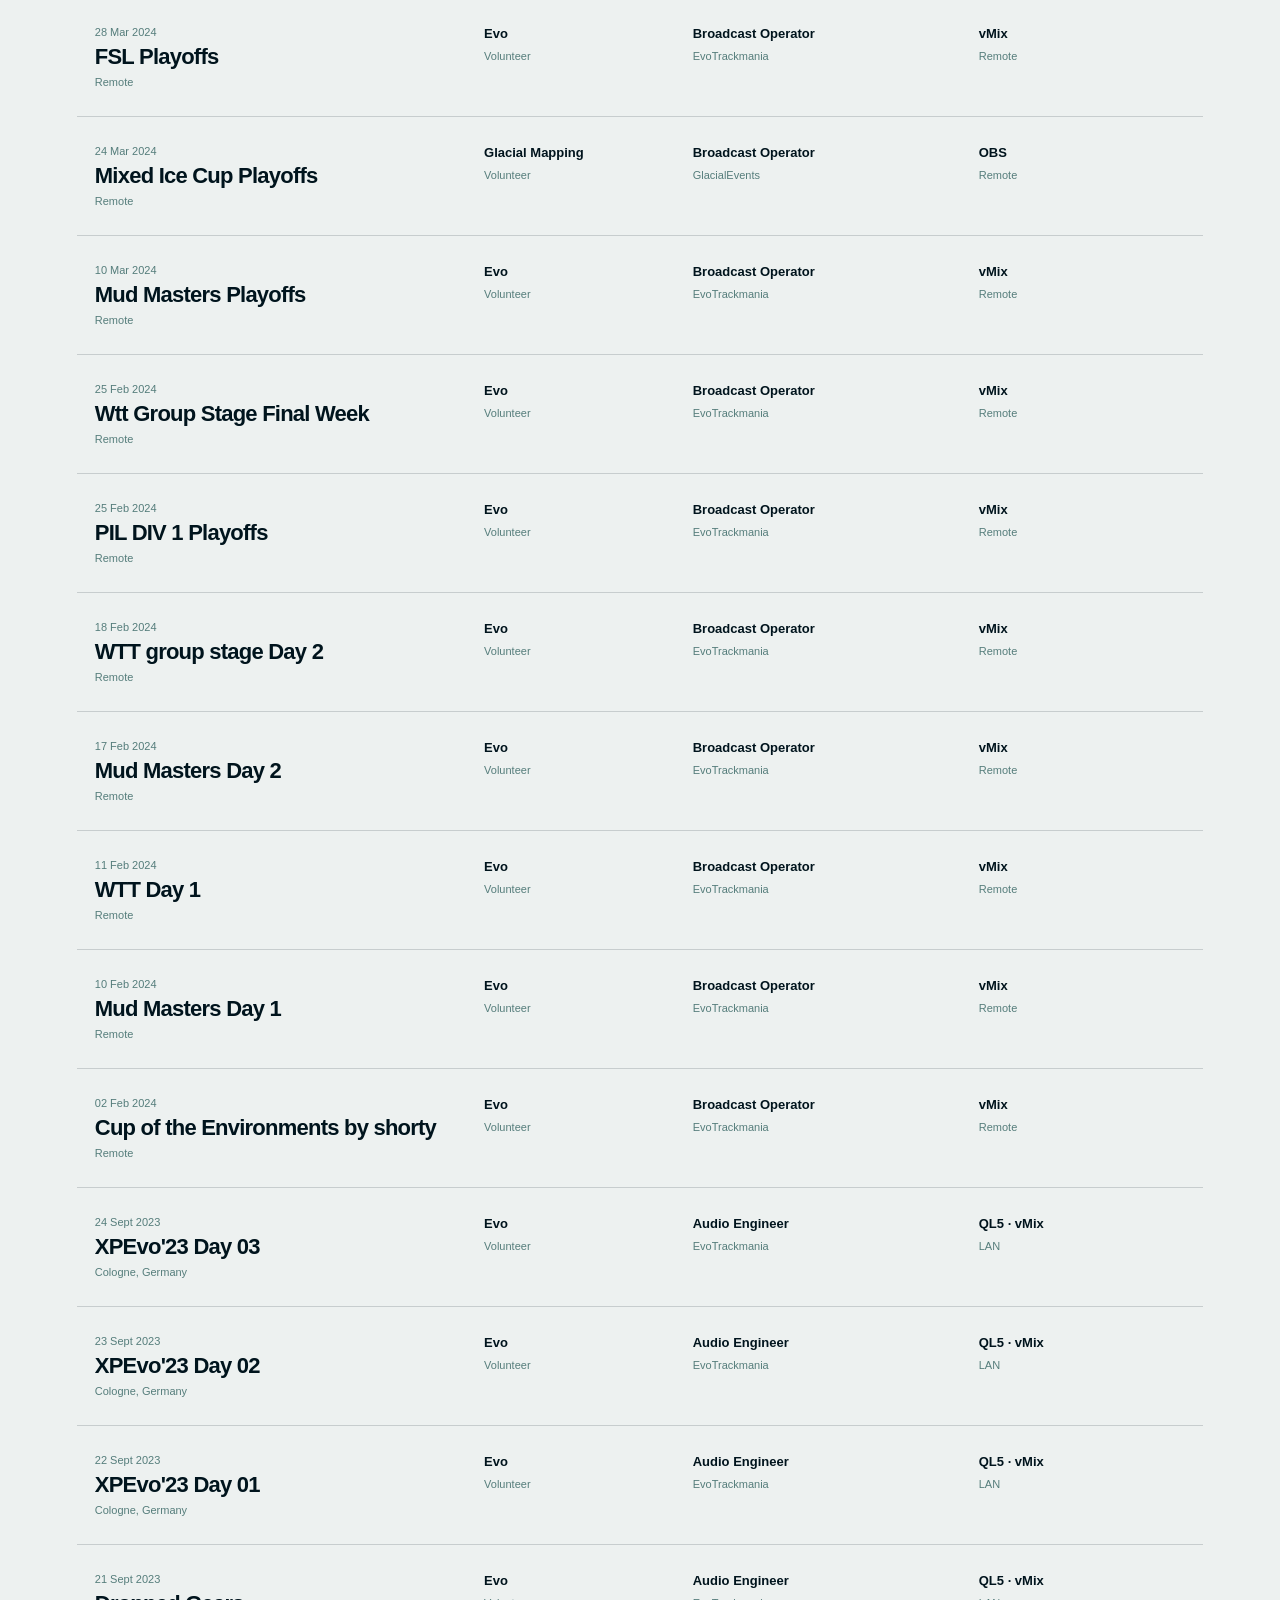
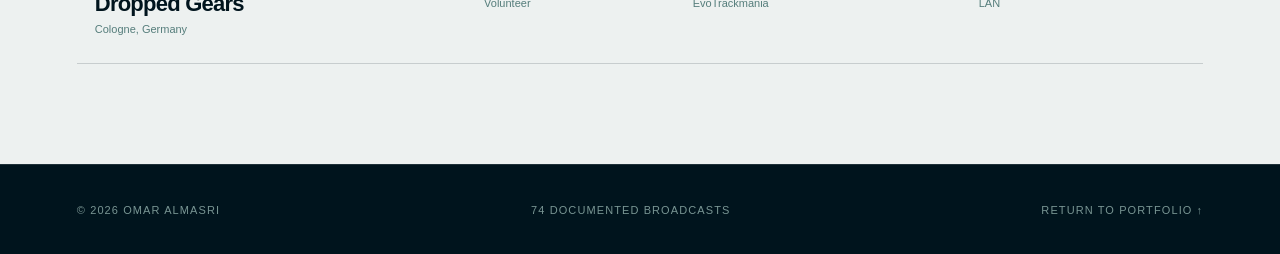
<file: broadcasts/index.html>
<!doctype html>
<html lang="en">
<head>
  <meta charset="utf-8">
  <meta name="viewport" content="width=device-width,initial-scale=1">
  <meta name="description" content="Omar Almasri’s documented broadcast archive.">
  <title>Broadcast Archive — Omar Almasri</title>
  <link rel="stylesheet" href="../styles.css">
</head>
<body>
<main class="archive-page">
  <header class="archive-header"><a href="../index.html" class="monogram" aria-label="Homepage">OA</a><a href="../index.html">← Portfolio</a><span>Broadcast archive</span></header>
  <section class="archive-hero"><p class="eyebrow light"><i></i> Full experience</p><h1>Every broadcast.<br><em>One growing body of work.</em></h1><p>A documented record of remote productions and LAN show days across Trackmania, panels, podcasts and multi-gaming events.</p><div class="archive-count"><strong id="archive-count">0</strong><span>broadcasts shown</span></div></section>
  <section class="archive-content">
    <div class="archive-filters">
      <div><label for="year">Year</label><select id="year"><option value="all">All years</option><option>2026</option><option>2025</option><option>2024</option><option>2023</option></select></div>
      <div><label for="mode">Format</label><select id="mode"><option value="all">Remote & LAN</option><option>Remote</option><option>LAN</option></select></div>
      <div><label for="engagement">Engagement</label><select id="engagement"><option value="all">All types</option><option>Paid</option><option>Contracted</option><option>Volunteer</option></select></div>
    </div>
    <div class="archive-table-head"><span>Date / event</span><span>Organizer</span><span>Role</span><span>Tools / delivery</span></div>
    <div class="archive-list" id="archive-list"></div>
  </section>
  <footer><span>© 2026 Omar Almasri</span><span id="total-count"></span><a href="../index.html">Return to portfolio ↑</a></footer>
</main>
<script src="data.js?v=2"></script>
<script src="app.js?v=2"></script>
</body>
</html>
</file>
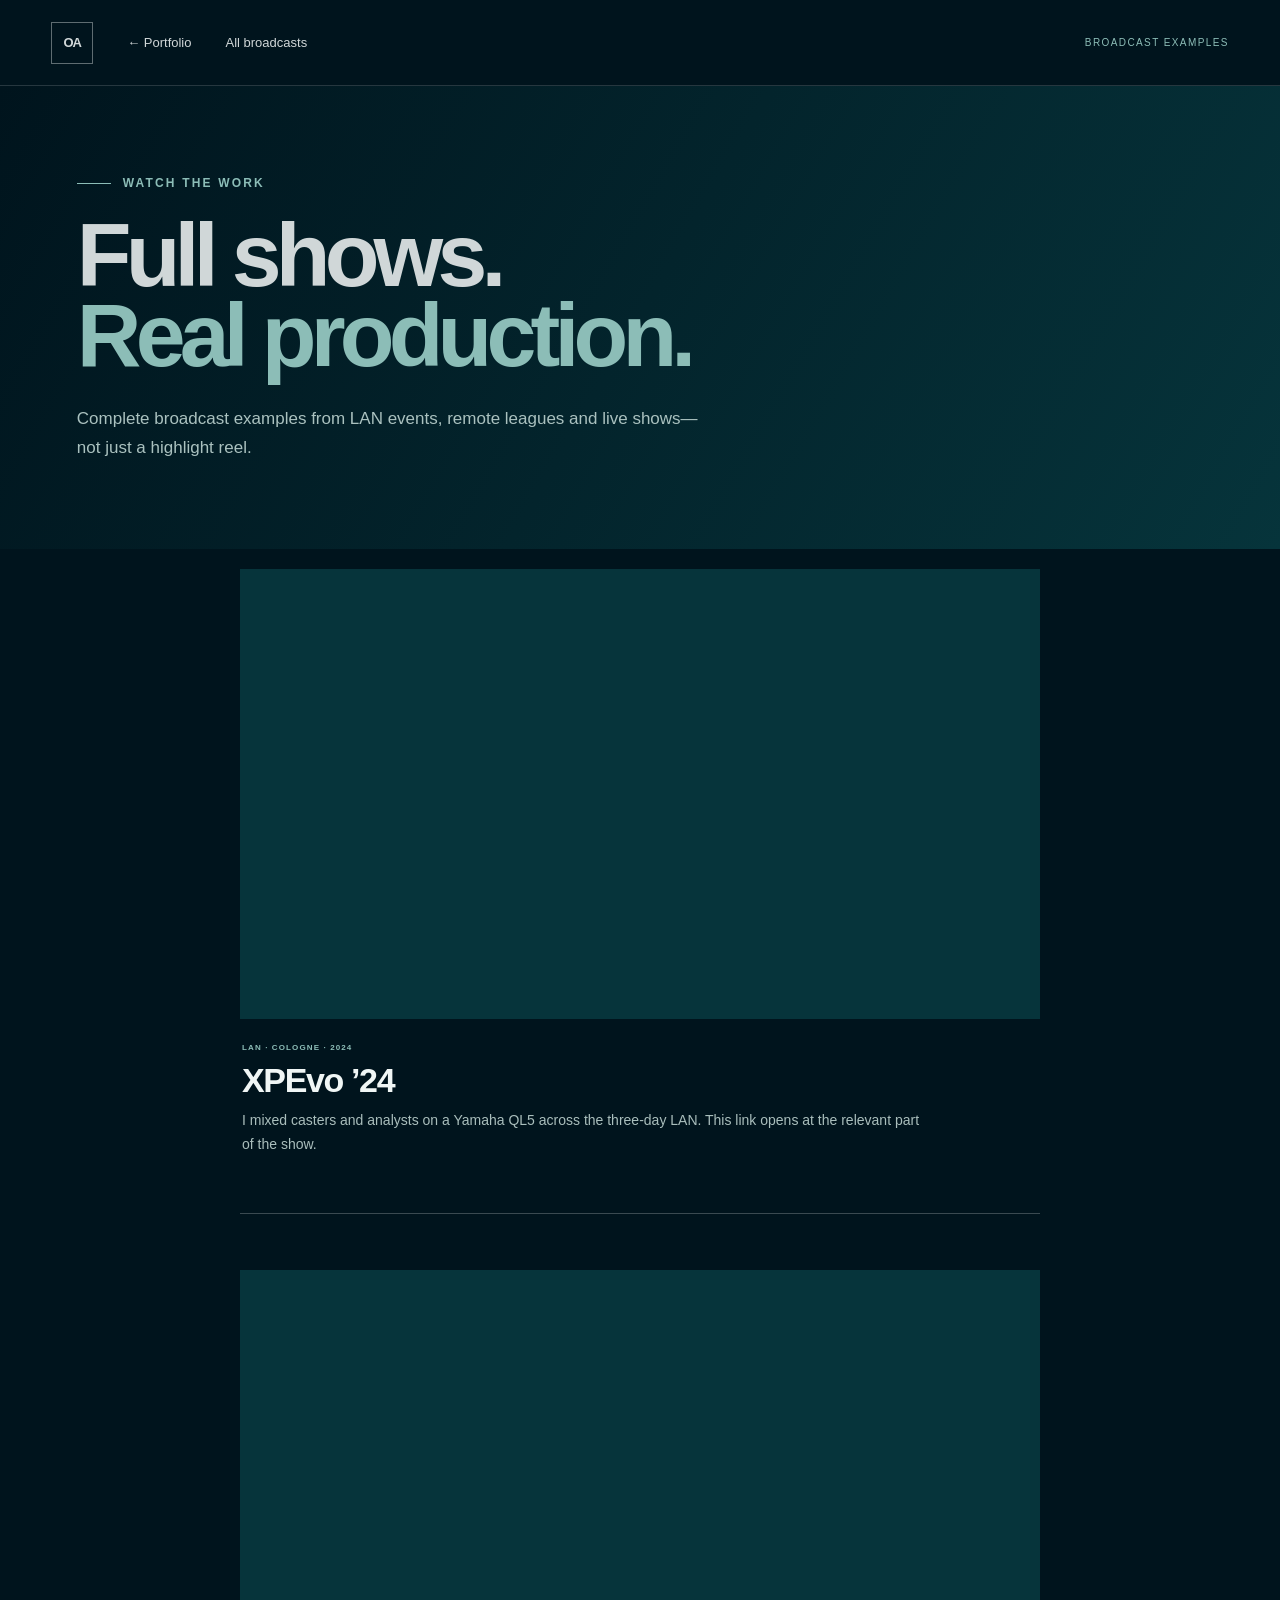
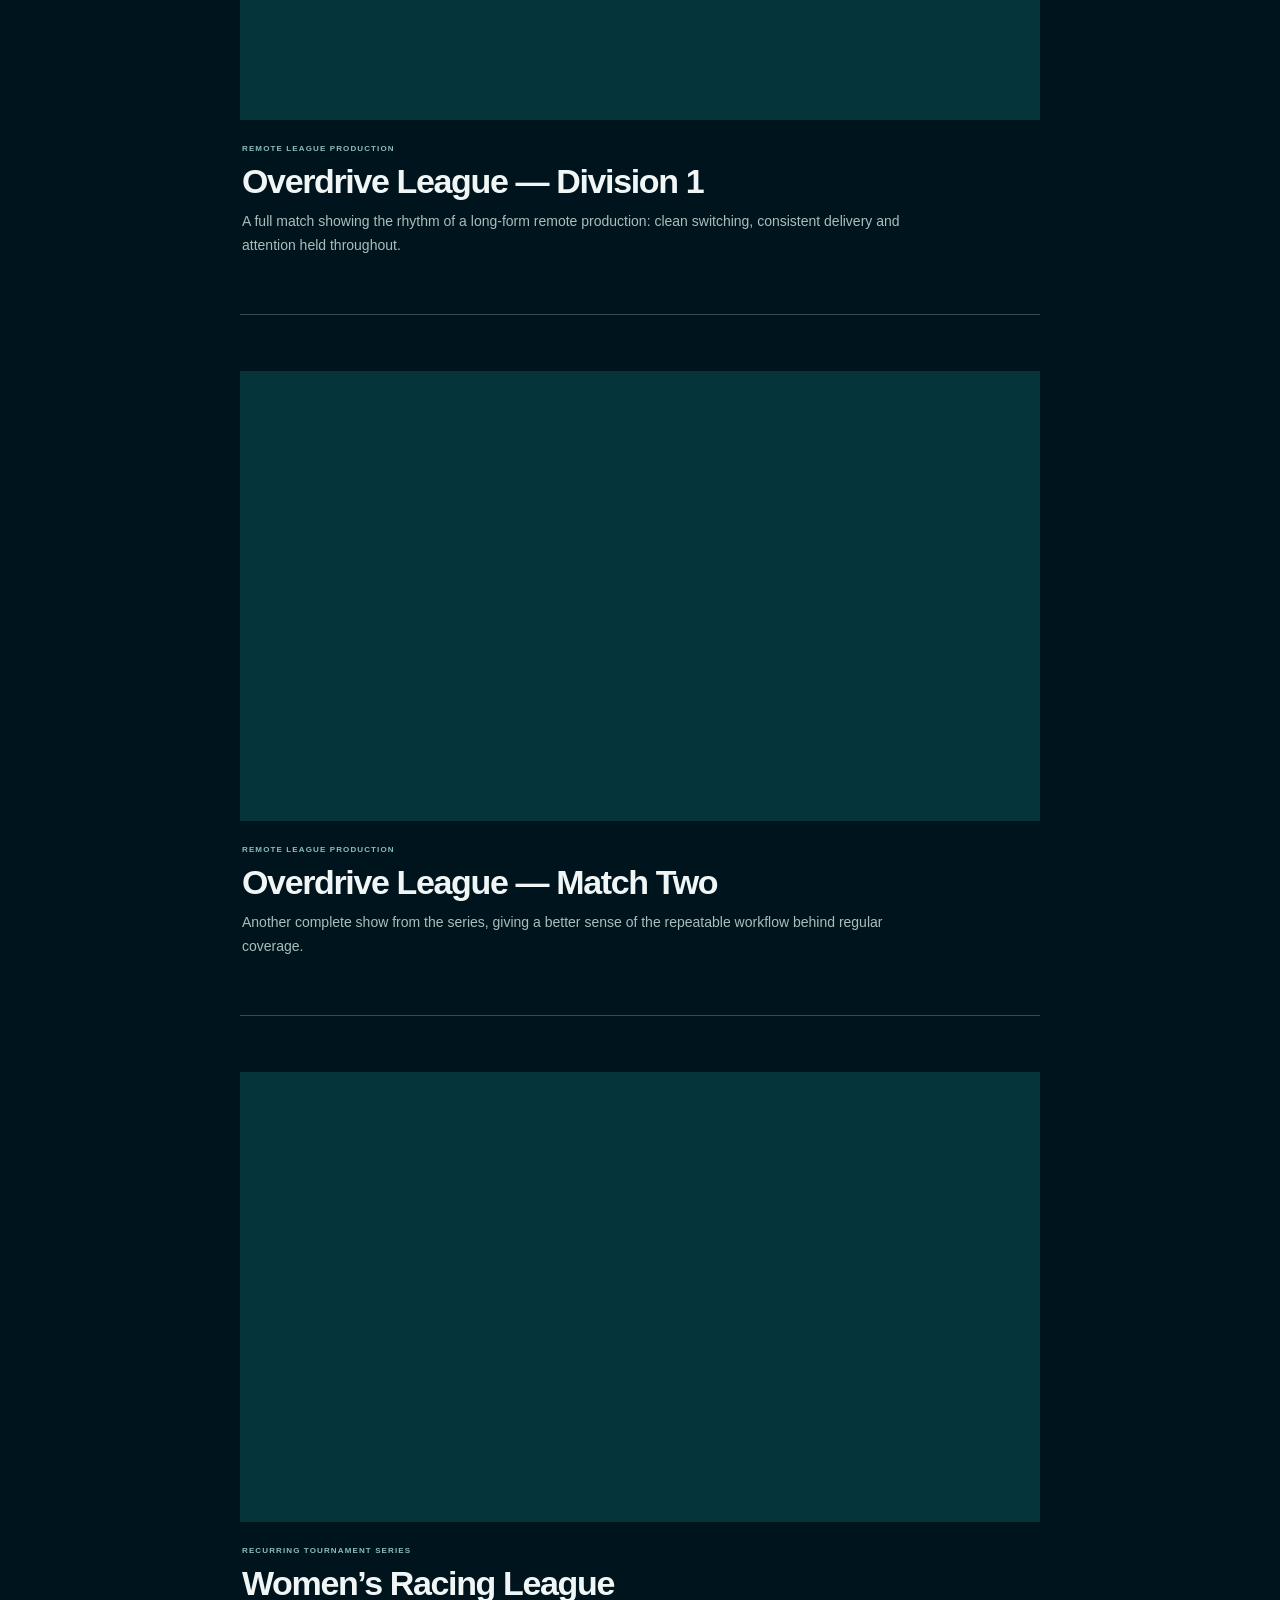
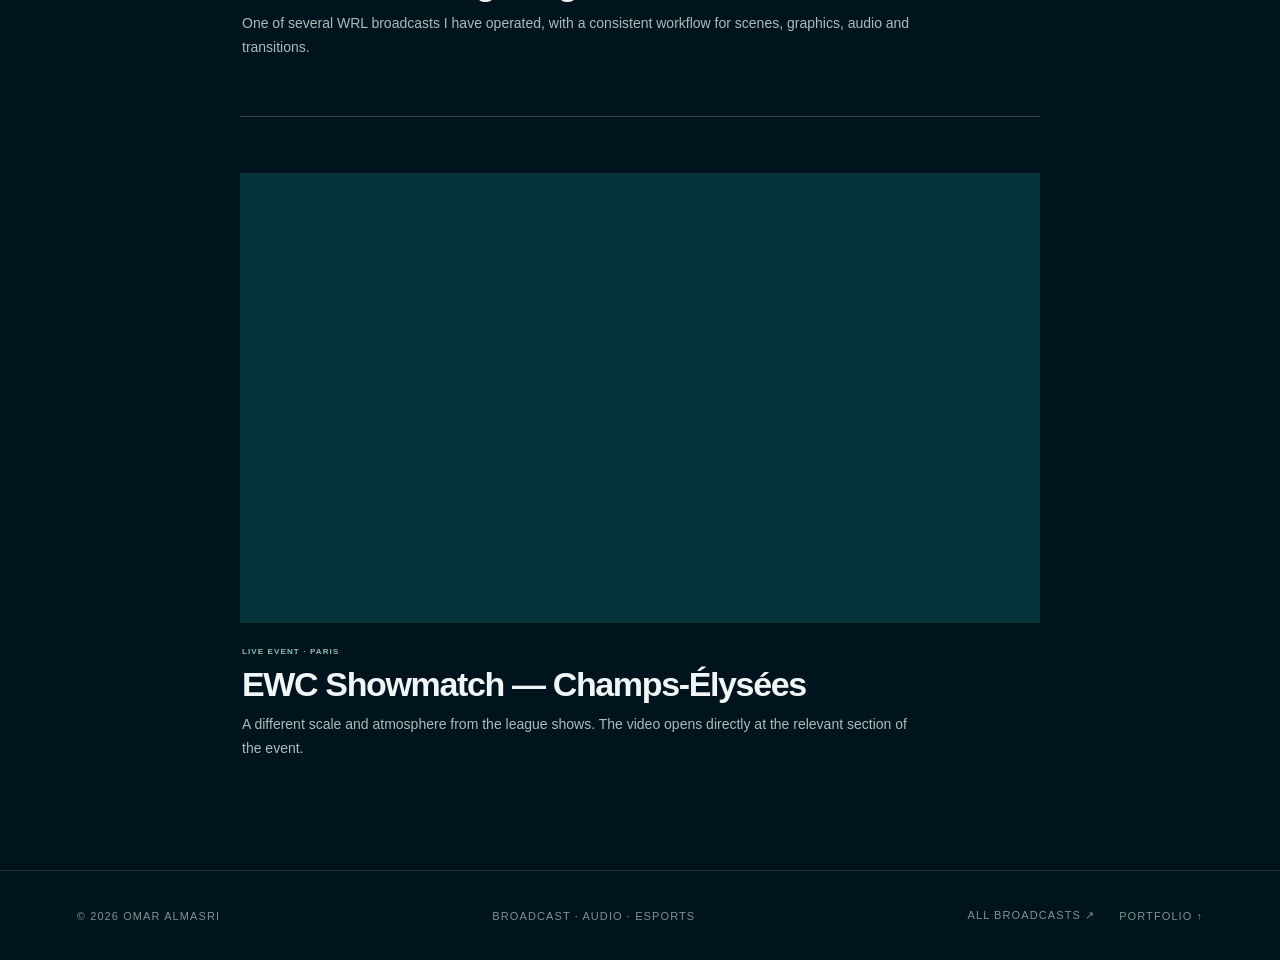
<file: videos/index.html>
<!doctype html>
<html lang="en">
<head>
  <meta charset="utf-8">
  <meta name="viewport" content="width=device-width,initial-scale=1">
  <meta name="description" content="Full broadcast examples operated by Omar Almasri across esports leagues and live events.">
  <title>Broadcast Videos — Omar Almasri</title>
  <link rel="icon" href="data:image/svg+xml,<svg xmlns=%22http://www.w3.org/2000/svg%22 viewBox=%220 0 100 100%22><rect width=%22100%22 height=%22100%22 fill=%22%2300141d%22/><text x=%2250%22 y=%2264%22 text-anchor=%22middle%22 font-family=%22Arial%22 font-size=%2242%22 font-weight=%22700%22 fill=%22%238cbdb7%22>OA</text></svg>">
  <link rel="stylesheet" href="../styles.css?v=5">
</head>
<body class="videos-page">
<main>
  <header class="archive-header">
    <a class="monogram" href="../index.html" aria-label="Homepage">OA</a>
    <a href="../index.html">← Portfolio</a>
    <a href="../broadcasts/index.html">All broadcasts</a>
    <span>Broadcast examples</span>
  </header>

  <section class="video-page-hero">
    <p class="eyebrow light"><i></i> Watch the work</p>
    <h1>Full shows.<br><em>Real production.</em></h1>
    <p>Complete broadcast examples from LAN events, remote leagues and live shows—not just a highlight reel.</p>
  </section>

  <section class="video-page-content" aria-label="Broadcast video examples">
    <div class="video-grid">
      <article class="video-card">
        <div class="video-frame"><iframe src="https://www.youtube-nocookie.com/embed/4-kONKxEnBQ?start=12800" title="XPEvo 2024 broadcast example" loading="lazy" allow="accelerometer; autoplay; clipboard-write; encrypted-media; gyroscope; picture-in-picture; web-share" allowfullscreen></iframe></div>
        <div class="video-copy"><p class="video-label">LAN · Cologne · 2024</p><h2>XPEvo ’24</h2><p>I mixed casters and analysts on a Yamaha QL5 across the three-day LAN. This link opens at the relevant part of the show.</p></div>
      </article>
      <article class="video-card">
        <div class="video-frame"><iframe src="https://www.youtube-nocookie.com/embed/sIqLBj3CoU8" title="Overdrive League broadcast example one" loading="lazy" allow="accelerometer; autoplay; clipboard-write; encrypted-media; gyroscope; picture-in-picture; web-share" allowfullscreen></iframe></div>
        <div class="video-copy"><p class="video-label">Remote league production</p><h2>Overdrive League — Division 1</h2><p>A full match showing the rhythm of a long-form remote production: clean switching, consistent delivery and attention held throughout.</p></div>
      </article>
      <article class="video-card">
        <div class="video-frame"><iframe src="https://www.youtube-nocookie.com/embed/t_hqn0u0Jf8" title="Overdrive League broadcast example two" loading="lazy" allow="accelerometer; autoplay; clipboard-write; encrypted-media; gyroscope; picture-in-picture; web-share" allowfullscreen></iframe></div>
        <div class="video-copy"><p class="video-label">Remote league production</p><h2>Overdrive League — Match Two</h2><p>Another complete show from the series, giving a better sense of the repeatable workflow behind regular coverage.</p></div>
      </article>
      <article class="video-card">
        <div class="video-frame"><iframe src="https://www.youtube-nocookie.com/embed/hBBYGC_Jv58" title="Women’s Racing League broadcast example" loading="lazy" allow="accelerometer; autoplay; clipboard-write; encrypted-media; gyroscope; picture-in-picture; web-share" allowfullscreen></iframe></div>
        <div class="video-copy"><p class="video-label">Recurring tournament series</p><h2>Women’s Racing League</h2><p>One of several WRL broadcasts I have operated, with a consistent workflow for scenes, graphics, audio and transitions.</p></div>
      </article>
      <article class="video-card">
        <div class="video-frame"><iframe src="https://www.youtube-nocookie.com/embed/L00w_qS-U8E?start=5958" title="EWC showmatch at the Champs-Élysées broadcast example" loading="lazy" allow="accelerometer; autoplay; clipboard-write; encrypted-media; gyroscope; picture-in-picture; web-share" allowfullscreen></iframe></div>
        <div class="video-copy"><p class="video-label">Live event · Paris</p><h2>EWC Showmatch — Champs-Élysées</h2><p>A different scale and atmosphere from the league shows. The video opens directly at the relevant section of the event.</p></div>
      </article>
    </div>
  </section>
</main>
<footer><span>© 2026 Omar Almasri</span><span>Broadcast · Audio · Esports</span><div class="footer-links"><a href="../broadcasts/index.html">All broadcasts ↗</a><a href="../index.html">Portfolio ↑</a></div></footer>
</body>
</html>
</file>
<file: styles.css>
:root{--ink:#00141d;--deep:#06343b;--slate:#557d7b;--sea:#8cbdb7;--mist:#d0d7d8;--paper:#edf1f0;--line:rgba(0,20,29,.16);--radius:0}*{box-sizing:border-box}html{scroll-behavior:smooth;background:var(--ink)}body{margin:0;background:var(--paper);color:var(--ink);font-family:Arial,Helvetica,sans-serif}a{color:inherit;text-decoration:none}.site-header{position:absolute;z-index:20;top:0;left:0;width:100%;height:86px;display:flex;align-items:center;padding:0 4vw;color:var(--mist);border-bottom:1px solid rgba(208,215,216,.18)}.monogram{width:42px;height:42px;display:grid;place-items:center;border:1px solid rgba(208,215,216,.45);font-weight:800;letter-spacing:-.08em}nav{display:flex;gap:32px;margin-left:auto;margin-right:40px;font-size:13px}nav a,.text-link{transition:color .2s ease}nav a:hover,.text-link:hover{color:var(--sea)}.contact-button,.primary-button{border-radius:0!important;background:var(--sea)!important;color:var(--ink)!important;padding:0 22px!important;height:44px!important;font-weight:700!important;box-shadow:none!important}.contact-button:hover,.primary-button:hover{background:var(--mist)!important}.hero{position:relative;min-height:820px;height:100vh;max-height:980px;overflow:hidden;display:flex;align-items:center;color:var(--mist);padding:130px 6vw 90px;background:var(--ink)}.hero-image{position:absolute;inset:0;background:linear-gradient(90deg,rgba(0,20,29,.99) 0%,rgba(0,20,29,.91) 42%,rgba(0,20,29,.45) 72%,rgba(0,20,29,.68) 100%),url('/omar-broadcast-hero.png') center/cover no-repeat}.hero::after{content:"";position:absolute;inset:0;opacity:.12;background-image:linear-gradient(rgba(208,215,216,.25) 1px,transparent 1px),linear-gradient(90deg,rgba(208,215,216,.25) 1px,transparent 1px);background-size:72px 72px;mask-image:linear-gradient(to right,transparent 35%,#000)}.hero-content{position:relative;z-index:2;max-width:990px}.eyebrow{display:flex;align-items:center;gap:12px;margin:0 0 26px;font-size:12px;font-weight:700;letter-spacing:.18em;text-transform:uppercase;color:var(--slate)}.eyebrow i{width:34px;height:1px;background:currentColor}.eyebrow.light{color:var(--sea)}h1,h2,h3,p{margin-top:0}h1{font-size:clamp(58px,8.2vw,124px);line-height:.89;letter-spacing:-.065em;margin-bottom:40px;max-width:1050px;font-weight:700}h1 em,h2 em{color:var(--sea);font-style:normal;font-weight:400}.hero-copy{max-width:670px;color:#c2d2d1;font-size:clamp(17px,1.6vw,22px);line-height:1.55}.hero-actions{display:flex;align-items:center;gap:30px;margin-top:36px}.text-link{font-size:14px;border-bottom:1px solid rgba(208,215,216,.5);padding-bottom:5px}.signal-card{position:absolute;z-index:2;right:6vw;bottom:80px;display:grid;grid-template-columns:repeat(2,150px);border:1px solid rgba(208,215,216,.22);backdrop-filter:blur(14px);background:rgba(0,20,29,.48)}.signal-card div{padding:20px;border:1px solid rgba(208,215,216,.12)}.signal-card strong{display:block;font-size:28px;color:var(--sea)}.signal-card span{font-size:10px;text-transform:uppercase;letter-spacing:.12em;color:#a9bebc}.location{position:absolute;z-index:2;left:6vw;bottom:40px;font-size:11px;text-transform:uppercase;letter-spacing:.14em;color:#8eaaa8}.trust-strip{min-height:110px;display:flex;align-items:center;gap:clamp(24px,4vw,70px);padding:25px 6vw;background:var(--mist);overflow:hidden;white-space:nowrap}.trust-strip span{font-size:10px;text-transform:uppercase;letter-spacing:.16em;color:var(--slate)}.trust-strip b{font-size:16px;letter-spacing:-.02em}.section{padding:120px 6vw}.section-heading{display:grid;grid-template-columns:1fr 2fr;align-items:start;margin-bottom:72px}.section-heading h2,.about-section h2,.contact-section h2{font-size:clamp(42px,5.7vw,82px);line-height:.98;letter-spacing:-.055em;margin:0}.section-heading .eyebrow{padding-top:10px}.work-section{background:var(--paper)}.work-list{border-top:1px solid var(--line)}.work-row{display:grid;grid-template-columns:70px 1.05fr 1fr;gap:40px;padding:36px 0;border-bottom:1px solid var(--line);transition:padding .25s ease,background .25s ease}.work-row:hover{padding-left:18px;background:rgba(140,189,183,.10)}.work-index,.work-year{font-size:11px;letter-spacing:.13em;text-transform:uppercase;color:var(--slate)}.work-row h3{font-size:clamp(25px,3vw,42px);letter-spacing:-.045em;margin:5px 0 0}.work-row>div:last-child p{font-size:14px;line-height:1.6;color:#35575a;max-width:590px}.work-row .work-role{font-weight:700;color:var(--ink);margin-bottom:8px}.work-row span{display:inline-block;margin-top:8px;font-size:11px;text-transform:uppercase;letter-spacing:.1em;color:var(--deep)}.capabilities-section{background:var(--deep);color:var(--mist)}.section-heading.compact{display:block}.section-heading.compact h2{max-width:850px}.capability-grid{display:grid;grid-template-columns:repeat(3,1fr);border:1px solid rgba(208,215,216,.18)}.capability-grid article{min-height:390px;padding:38px;border-right:1px solid rgba(208,215,216,.18);display:flex;flex-direction:column}.capability-grid article:last-child{border:0}.cap-number{font-family:monospace;color:var(--sea);font-size:12px}.capability-grid h3{font-size:30px;letter-spacing:-.04em;margin:70px 0 18px}.capability-grid p{line-height:1.7;color:#aec2c1}.tags{display:flex;flex-wrap:wrap;gap:8px;margin-top:auto}.tags span{border:1px solid rgba(140,189,183,.35);padding:8px 10px;font-size:10px;text-transform:uppercase;letter-spacing:.08em;color:var(--sea)}.about-section{display:grid;grid-template-columns:1.05fr .95fr;gap:10vw;background:var(--mist)}.about-copy>p{font-size:clamp(18px,2vw,26px);line-height:1.5;color:#274a4d}.about-copy>p:first-child{color:var(--ink);font-weight:700}.about-copy dl{margin-top:55px;border-top:1px solid var(--line)}.about-copy dl div{display:grid;grid-template-columns:130px 1fr;padding:18px 0;border-bottom:1px solid var(--line)}dt{font-size:10px;text-transform:uppercase;letter-spacing:.12em;color:var(--slate)}dd{margin:0;font-size:14px}.contact-section{padding:130px 6vw;background:var(--ink);color:var(--mist);text-align:center}.contact-section .eyebrow{justify-content:center}.contact-section h2{max-width:1050px;margin:0 auto 50px}.primary-button.large{height:54px!important;padding:0 28px!important}footer{height:90px;padding:0 6vw;display:flex;align-items:center;justify-content:space-between;background:var(--ink);color:#789593;border-top:1px solid rgba(208,215,216,.15);font-size:11px;text-transform:uppercase;letter-spacing:.1em}
@media(max-width:900px){.site-header{padding:0 22px}nav{display:none}.contact-button{margin-left:auto}.hero{padding:120px 22px 160px;min-height:760px}.hero h1{font-size:clamp(54px,15vw,85px)}.signal-card{left:22px;right:22px;bottom:70px;grid-template-columns:repeat(4,1fr)}.signal-card div{padding:13px}.signal-card strong{font-size:21px}.signal-card span{font-size:8px}.location{display:none}.trust-strip{padding:20px 22px;overflow-x:auto}.section{padding:85px 22px}.section-heading,.about-section{grid-template-columns:1fr;gap:30px}.work-row{grid-template-columns:38px 1fr;gap:18px}.work-row>div:last-child{grid-column:2}.capability-grid{grid-template-columns:1fr}.capability-grid article{min-height:320px;border-right:0;border-bottom:1px solid rgba(208,215,216,.18)}.capability-grid h3{margin-top:45px}.about-copy dl div{grid-template-columns:110px 1fr}footer{padding:0 22px}footer span:nth-child(2){display:none}}
@media(max-width:560px){.hero-copy{font-size:16px}.hero-actions{align-items:flex-start;flex-direction:column}.signal-card{grid-template-columns:repeat(2,1fr);bottom:28px}.hero{padding-bottom:210px}.section-heading h2,.about-section h2,.contact-section h2{font-size:44px}.work-row{padding:28px 0}.contact-section{padding:90px 22px}footer{font-size:9px}}
@media(prefers-reduced-motion:reduce){html{scroll-behavior:auto}.work-row{transition:none}}

.archive-link{display:flex;justify-content:space-between;align-items:center;margin-top:44px;padding:24px 0;border-top:1px solid var(--ink);border-bottom:1px solid var(--ink);font-weight:700;font-size:18px}.archive-link span{font-size:24px}.archive-page{min-height:100vh;background:var(--paper)}.archive-header{height:86px;padding:0 4vw;display:flex;align-items:center;gap:34px;background:var(--ink);color:var(--mist);border-bottom:1px solid rgba(208,215,216,.18);font-size:13px}.archive-header span{margin-left:auto;color:var(--sea);text-transform:uppercase;letter-spacing:.14em;font-size:10px}.archive-hero{position:relative;min-height:520px;padding:100px 6vw 80px;background:linear-gradient(120deg,var(--ink),var(--deep));color:var(--mist);overflow:hidden}.archive-hero:after{content:"";position:absolute;width:520px;height:520px;border-radius:50%;right:-80px;top:-160px;border:1px solid rgba(140,189,183,.25);box-shadow:0 0 0 70px rgba(140,189,183,.04),0 0 0 140px rgba(140,189,183,.025)}.archive-hero h1{font-size:clamp(54px,7vw,105px);position:relative;z-index:1}.archive-hero>p:not(.eyebrow){max-width:670px;color:#aac1bf;font-size:18px;line-height:1.6}.archive-count{position:absolute;right:7vw;bottom:72px;display:flex;flex-direction:column;border-left:1px solid var(--sea);padding-left:24px;z-index:1}.archive-count strong{font-size:52px;color:var(--sea);line-height:1}.archive-count span{text-transform:uppercase;letter-spacing:.13em;font-size:9px;margin-top:8px}.archive-content{padding:64px 6vw 100px}.archive-filters{display:flex;gap:16px;margin-bottom:52px}.archive-filters>div{min-width:190px}.archive-filters label{display:block;margin-bottom:8px;color:var(--slate);font-size:10px;text-transform:uppercase;letter-spacing:.14em}.archive-filters button{width:100%;border-radius:0;border-color:var(--line);background:transparent}.archive-table-head,.archive-list article{display:grid;grid-template-columns:1.4fr .7fr 1fr .8fr;gap:28px}.archive-table-head{padding:0 18px 14px;color:var(--slate);font-size:9px;text-transform:uppercase;letter-spacing:.13em}.archive-list{border-top:1px solid var(--line)}.archive-list article{padding:28px 18px;border-bottom:1px solid var(--line);transition:background .2s ease}.archive-list article:hover{background:rgba(140,189,183,.1)}.archive-list time,.archive-list small,.archive-list span{display:block;color:var(--slate);font-size:11px}.archive-list h2{margin:6px 0;font-size:22px;letter-spacing:-.035em}.archive-list b{display:block;font-size:13px;margin-bottom:8px}.archive-list span{line-height:1.45}.archive-page footer{margin-top:0}
@media(max-width:800px){.archive-hero{padding:75px 22px 130px}.archive-count{left:22px;right:auto;bottom:40px}.archive-content{padding:45px 22px 80px}.archive-filters{display:grid;grid-template-columns:1fr 1fr}.archive-filters>div{min-width:0}.archive-filters>div:last-child{grid-column:1/-1}.archive-table-head{display:none}.archive-list article{grid-template-columns:1fr 1fr;gap:24px}.archive-header{padding:0 22px}.archive-header span{display:none}}
@media(max-width:500px){.archive-list article{grid-template-columns:1fr}.archive-list article>div:not(:first-child){border-top:1px solid var(--line);padding-top:12px}.archive-filters{grid-template-columns:1fr}.archive-filters>div:last-child{grid-column:auto}}

/* Broader broadcast profile */
.capability-grid{grid-template-columns:repeat(2,1fr)}
.capability-grid article{min-height:360px;border-bottom:1px solid rgba(208,215,216,.18)}
.capability-grid article:nth-child(2n){border-right:0}
.capability-grid article:nth-last-child(-n+2){border-bottom:0}
.wider-section{background:#dfe7e6}
.wider-grid{display:grid;grid-template-columns:repeat(3,1fr);border-top:1px solid var(--line);border-bottom:1px solid var(--line)}
.wider-grid article{padding:36px 36px 40px 0;margin-right:36px;border-right:1px solid var(--line)}
.wider-grid article:last-child{border-right:0;margin-right:0}
.wider-grid article>span{color:var(--slate);font-size:9px;text-transform:uppercase;letter-spacing:.15em}
.wider-grid h3{font-size:26px;letter-spacing:-.04em;margin:50px 0 8px}
.wider-grid h4{font-size:12px;text-transform:uppercase;letter-spacing:.1em;color:var(--slate);margin:0 0 22px}
.wider-grid p{font-size:14px;line-height:1.7;color:#35575a}
.tool-ribbon{display:flex;align-items:center;gap:30px;margin-top:34px;overflow-x:auto;white-space:nowrap}
.tool-ribbon span{font-size:9px;text-transform:uppercase;letter-spacing:.14em;color:var(--slate)}
.tool-ribbon b{font-size:12px;font-weight:600}
@media(max-width:900px){.capability-grid{grid-template-columns:1fr}.capability-grid article,.capability-grid article:nth-child(2n),.capability-grid article:nth-last-child(-n+2){border-right:0;border-bottom:1px solid rgba(208,215,216,.18)}.capability-grid article:last-child{border-bottom:0}.wider-grid{grid-template-columns:1fr}.wider-grid article{margin:0;padding:30px 0;border-right:0;border-bottom:1px solid var(--line)}.wider-grid article:last-child{border-bottom:0}.wider-grid h3{margin-top:28px}.tool-ribbon{align-items:flex-start;flex-direction:column;white-space:normal}}
.contact-actions{display:flex;align-items:center;justify-content:center;gap:28px}.social-secondary{color:var(--sea);border-bottom:1px solid rgba(140,189,183,.5);padding-bottom:6px;font-size:14px}.footer-links{display:flex;align-items:center;gap:24px}@media(max-width:560px){.contact-actions{flex-direction:column}.footer-links{gap:12px}}
body{font-family:Inter,Arial,Helvetica,sans-serif}
.signal-card strong{font-weight:700;letter-spacing:-.05em}

/* Stronger editorial hierarchy */
h1{font-weight:700;text-wrap:balance}
h1 em,h2 em{font-weight:700}
.section-heading h2,.about-section h2,.contact-section h2{font-weight:700}
.eyebrow{font-weight:700;color:var(--deep)}
.eyebrow.light{color:var(--sea)}
.hero-copy{font-weight:500}
.hero-copy strong{color:#f0f6f5;font-weight:700}
.signal-card{border-color:rgba(208,215,216,.42);background:rgba(0,20,29,.68)}
.signal-card strong{font-size:32px;font-weight:800;color:#a9d5cf}
.signal-card span{font-weight:700;color:#c4d7d5}
.trust-strip span{font-weight:700;color:var(--deep)}
.trust-strip b{font-size:17px;font-weight:700;color:var(--ink)}
.work-row h3,.capability-grid h3,.wider-grid h3,.archive-list h2{font-weight:700}
.work-row .work-role{font-weight:700}
.capability-grid h3{font-size:32px}
.cap-number{font-weight:700}
.tags span{font-weight:700;border-color:rgba(140,189,183,.58)}
.wider-grid h4,.tool-ribbon b{font-weight:700;color:var(--deep)}
.about-copy>p:first-child{font-weight:600}
.about-copy strong{font-weight:700;color:var(--ink)}
.archive-link{font-weight:700;border-width:2px}
.archive-hero>p:not(.eyebrow){font-weight:500;color:#c2d2d1}
.archive-count strong{font-weight:800}
.archive-list b{font-weight:700;color:var(--ink)}
.contact-button,.primary-button{font-weight:800!important;text-transform:uppercase;letter-spacing:.045em}
.button-link{display:inline-flex;align-items:center;justify-content:center}
.archive-filters select{width:100%;height:40px;border:1px solid var(--line);border-radius:0;background:transparent;color:var(--ink);padding:0 12px;font:inherit}

/* Selected work case-study detail */
.work-row{grid-template-columns:70px minmax(250px,.82fr) minmax(360px,1.18fr);padding:50px 0;align-items:start}
.work-title h3{margin-bottom:18px}
.work-format{display:inline-flex;margin:0;padding:8px 10px;border:1px solid var(--line);font-size:10px;font-weight:700;letter-spacing:.1em;text-transform:uppercase;color:var(--deep)}
.work-story{display:grid;grid-template-columns:1fr;gap:0}
.work-row .work-role{margin:0 0 14px;font-size:16px;letter-spacing:-.015em}
.work-note{font-size:15px!important;line-height:1.75!important;color:#23494c!important;margin-bottom:22px;max-width:680px!important}
.work-focus{display:flex;flex-wrap:wrap;gap:8px;margin-bottom:22px}
.work-focus span{margin:0;padding:7px 9px;background:rgba(140,189,183,.2);color:var(--deep);font-size:9px;font-weight:700;letter-spacing:.09em;text-transform:uppercase}
.work-tools{display:flex;align-items:center;gap:14px;margin:0!important;color:var(--ink)!important;font-size:12px!important;font-weight:700}
.work-tools small{font-size:9px;font-weight:700;letter-spacing:.12em;text-transform:uppercase;color:var(--slate)}
@media(max-width:900px){.work-row{grid-template-columns:38px 1fr}.work-row .work-title,.work-row .work-story{grid-column:2}.work-story{margin-top:22px}.work-note{max-width:720px!important}}
@media(max-width:560px){.work-row{padding:36px 0}.work-note{font-size:14px!important}.work-focus{gap:6px}.work-tools{align-items:flex-start;flex-direction:column;gap:6px}}

/* Broadcast examples */
.video-section{background:var(--ink);color:var(--mist)}
.video-grid{display:grid;grid-template-columns:repeat(2,minmax(0,1fr));gap:1px;background:rgba(208,215,216,.2);border:1px solid rgba(208,215,216,.2)}
.video-card{min-width:0;background:var(--ink)}
.video-card-featured{grid-column:1/-1;display:grid;grid-template-columns:minmax(0,1.45fr) minmax(300px,.55fr)}
.video-frame{position:relative;aspect-ratio:16/9;background:var(--deep);overflow:hidden}
.video-frame iframe{position:absolute;inset:0;width:100%;height:100%;border:0}
.video-copy{padding:30px 32px 36px}
.video-card-featured .video-copy{display:flex;flex-direction:column;justify-content:flex-end;padding:42px}
.video-label{margin-bottom:18px;color:var(--sea);font-size:10px;font-weight:700;letter-spacing:.14em;text-transform:uppercase}
.video-copy h3{margin-bottom:16px;color:#f0f6f5;font-size:clamp(25px,3vw,40px);line-height:1.05;letter-spacing:-.045em}
.video-copy>p:last-child{max-width:590px;margin-bottom:0;color:#a9bebc;font-size:14px;line-height:1.7}
@media(max-width:900px){.video-grid{grid-template-columns:1fr}.video-card-featured{grid-column:auto;display:block}.video-card-featured .video-copy{padding:30px 32px 36px}}
@media(max-width:560px){.video-copy,.video-card-featured .video-copy{padding:24px 20px 28px}.video-copy h3{font-size:26px}}

/* Compact video gallery */
.video-section{padding-top:84px;padding-bottom:84px}
.video-section .section-heading{margin-bottom:44px}
.video-grid{grid-template-columns:repeat(3,minmax(0,1fr));gap:18px;background:transparent;border:0}
.video-card,.video-card-featured{display:block;grid-column:auto;border:1px solid rgba(208,215,216,.2)}
.video-copy,.video-card-featured .video-copy{display:block;padding:18px 18px 21px}
.video-label{margin-bottom:10px;font-size:8px}
.video-copy h3{margin-bottom:10px;font-size:21px;line-height:1.1}
.video-copy>p:last-child{display:-webkit-box;overflow:hidden;font-size:12px;line-height:1.55;-webkit-box-orient:vertical;-webkit-line-clamp:3}
@media(max-width:900px){.video-grid{grid-template-columns:repeat(2,minmax(0,1fr))}.video-card-featured{display:block}.video-card-featured .video-copy{padding:18px 18px 21px}}
@media(max-width:560px){.video-section{padding-top:64px;padding-bottom:64px}.video-grid{grid-template-columns:1fr;gap:14px}.video-copy,.video-card-featured .video-copy{padding:16px 16px 18px}.video-copy h3{font-size:20px}}

/* Dedicated video page */
.video-page-link{margin-top:14px}
.videos-page{background:var(--ink);color:var(--mist)}
.video-page-hero{padding:90px 6vw 70px;background:linear-gradient(120deg,var(--ink),var(--deep))}
.video-page-hero h1{margin-bottom:30px;font-size:clamp(54px,7vw,100px)}
.video-page-hero>p:last-child{max-width:640px;color:#aac1bf;font-size:17px;line-height:1.65}
.video-page-content{padding:20px 6vw 110px;background:var(--ink)}
.video-page-content .video-grid{grid-template-columns:repeat(3,minmax(0,1fr))}
.video-page-content .video-copy h2{margin:0 0 10px;color:#f0f6f5;font-size:21px;line-height:1.1;letter-spacing:-.04em}
.videos-page footer{margin-top:0}
[hidden]{display:none!important}
@media(max-width:900px){.video-page-hero{padding:72px 22px 55px}.video-page-content{padding:15px 22px 80px}.video-page-content .video-grid{grid-template-columns:repeat(2,minmax(0,1fr))}}
@media(max-width:560px){.video-page-content .video-grid{grid-template-columns:1fr}.archive-header>a:nth-child(3){display:none}}

/* Vertical video watchlist */
.video-page-content .video-grid{display:block;max-width:800px;margin:0 auto}
.video-page-content .video-card{display:block;margin:0 0 56px;padding:0 0 56px;border:0;border-bottom:1px solid rgba(208,215,216,.28)}
.video-page-content .video-card:last-child{margin-bottom:0;padding-bottom:0;border-bottom:0}
.video-page-content .video-copy{padding:24px 2px 0}
.video-page-content .video-copy h2{font-size:clamp(24px,3vw,34px)}
.video-page-content .video-copy>p:last-child{display:block;max-width:680px;overflow:visible;font-size:14px;line-height:1.7;-webkit-line-clamp:unset}
@media(max-width:560px){.video-page-content .video-card{margin-bottom:38px;padding-bottom:38px}.video-page-content .video-copy{padding-top:18px}}
</file>
